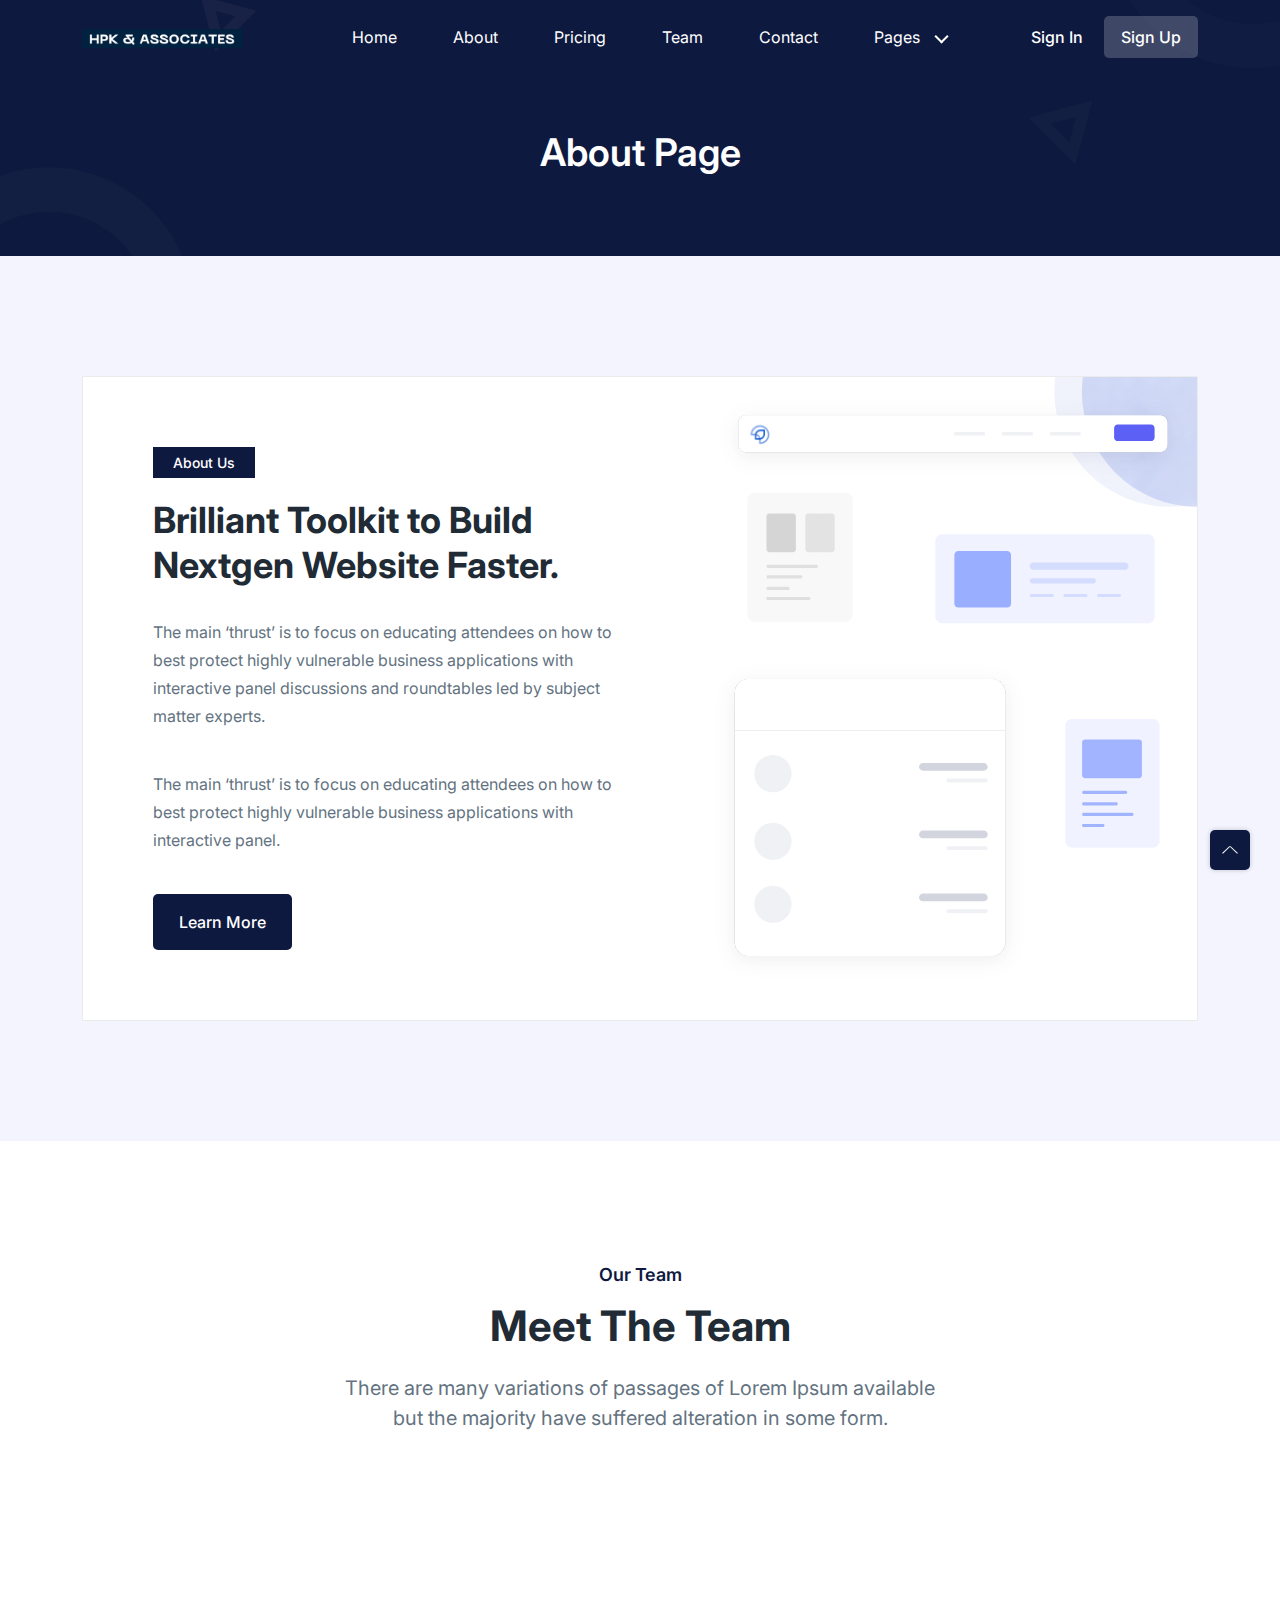
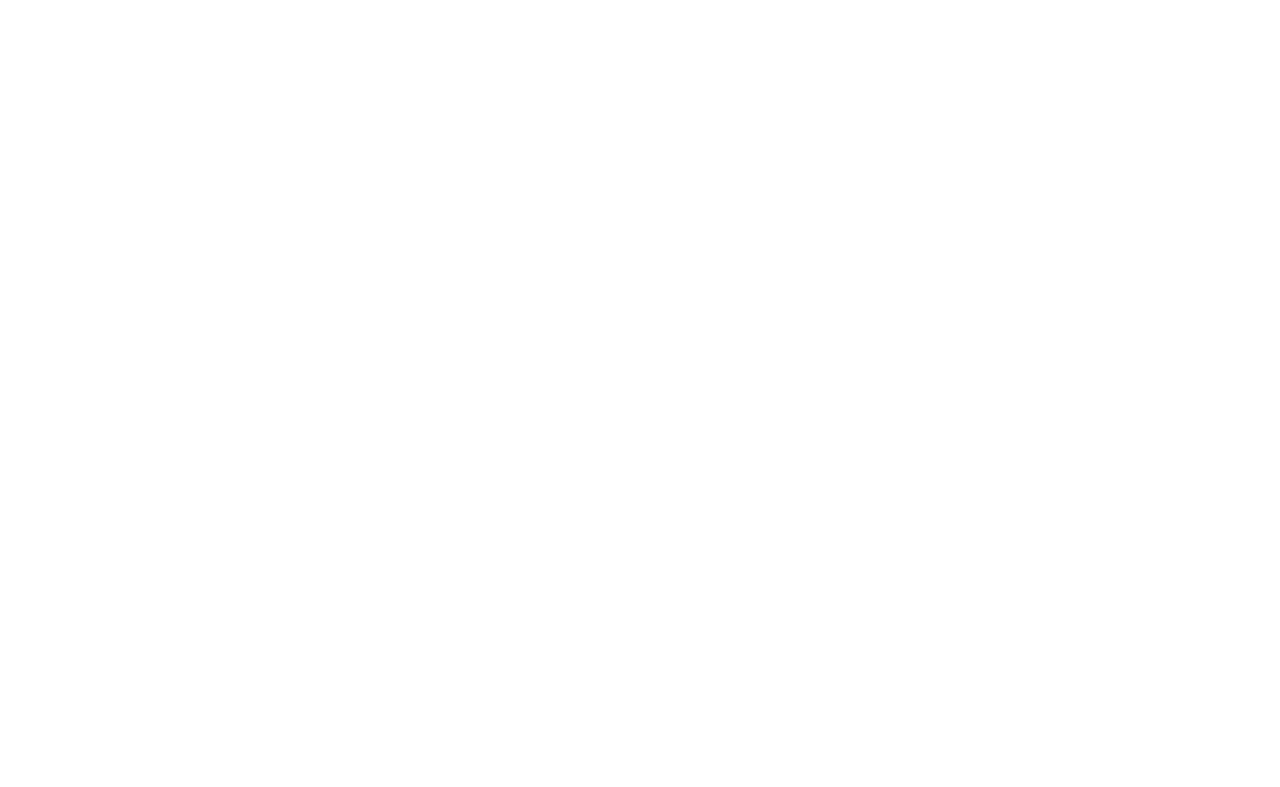
<file: about.html>
<!-- =========

	Template Name: Play
	Author: UIdeck
	Author URI: https://uideck.com/
	Support: https://uideck.com/support/
	Version: 1.1

========== -->

<!DOCTYPE html>
<html lang="en">
  <head>
    <meta charset="UTF-8" />
    <meta http-equiv="X-UA-Compatible" content="IE=edge" />
    <meta name="viewport" content="width=device-width, initial-scale=1.0" />
    <title>Play | Open source Project by UIdeck</title>

    <!--====== Favicon Icon ======-->
    <link
      rel="shortcut icon"
      href="assets/images/favicon.svg"
      type="image/svg"
    />

    <!-- ===== All CSS files ===== -->
    <link rel="stylesheet" href="assets/css/bootstrap.min.css" />
    <link rel="stylesheet" href="assets/css/animate.css" />
    <link rel="stylesheet" href="assets/css/lineicons.css" />
    <link rel="stylesheet" href="assets/css/ud-styles.css" />
  </head>
  <body>
    <!-- ====== Header Start ====== -->
    <header class="ud-header">
      <div class="container">
        <div class="row">
          <div class="col-lg-12">
            <nav class="navbar navbar-expand-lg">
              <a class="navbar-brand" href="index.html">
                <img src="assets/images/logo/logohpk.png" alt="Logo" />
              </a>
              <button class="navbar-toggler">
                <span class="toggler-icon"> </span>
                <span class="toggler-icon"> </span>
                <span class="toggler-icon"> </span>
              </button>

              <div class="navbar-collapse">
                <ul id="nav" class="navbar-nav mx-auto">
                  <li class="nav-item">
                    <a class="ud-menu-scroll" href="#home">Home</a>
                  </li>

                  <li class="nav-item">
                    <a class="ud-menu-scroll" href="#about">About</a>
                  </li>
                  <li class="nav-item">
                    <a class="ud-menu-scroll" href="#pricing">Pricing</a>
                  </li>
                  <li class="nav-item">
                    <a class="ud-menu-scroll" href="#team">Team</a>
                  </li>
                  <li class="nav-item">
                    <a class="ud-menu-scroll" href="#contact">Contact</a>
                  </li>
                  <li class="nav-item nav-item-has-children">
                    <a href="javascript:void(0)"> Pages </a>
                    <ul class="ud-submenu">
                      <li class="ud-submenu-item">
                        <a href="about.html" class="ud-submenu-link">
                          About Page
                        </a>
                      </li>
                      <li class="ud-submenu-item">
                        <a href="pricing.html" class="ud-submenu-link">
                          Pricing Page
                        </a>
                      </li>
                      <li class="ud-submenu-item">
                        <a href="contact.html" class="ud-submenu-link">
                          Contact Page
                        </a>
                      </li>
                      <li class="ud-submenu-item">
                        <a href="blog.html" class="ud-submenu-link">
                          Blog Grid Page
                        </a>
                      </li>
                      <li class="ud-submenu-item">
                        <a href="blog-details.html" class="ud-submenu-link">
                          Blog Details Page
                        </a>
                      </li>
                      <li class="ud-submenu-item">
                        <a href="login.html" class="ud-submenu-link">
                          Sign In Page
                        </a>
                      </li>
                      <li class="ud-submenu-item">
                        <a href="404.html" class="ud-submenu-link">404 Page</a>
                      </li>
                    </ul>
                  </li>
                </ul>
              </div>

              <div class="navbar-btn d-none d-sm-inline-block">
                <a href="login.html" class="ud-main-btn ud-login-btn">
                  Sign In
                </a>
                <a class="ud-main-btn ud-white-btn" href="javascript:void(0)">
                  Sign Up
                </a>
              </div>
            </nav>
          </div>
        </div>
      </div>
    </header>
    <!-- ====== Header End ====== -->

    <!-- ====== Banner Start ====== -->
    <section class="ud-page-banner">
      <div class="container">
        <div class="row">
          <div class="col-lg-12">
            <div class="ud-banner-content">
              <h1>About Page</h1>
            </div>
          </div>
        </div>
      </div>
    </section>
    <!-- ====== Banner End ====== -->

    <!-- ====== About Start ====== -->
    <section id="about" class="ud-about">
      <div class="container">
        <div class="ud-about-wrapper wow fadeInUp" data-wow-delay=".2s">
          <div class="ud-about-content-wrapper">
            <div class="ud-about-content">
              <span class="tag">About Us</span>
              <h2>Brilliant Toolkit to Build Nextgen Website Faster.</h2>
              <p>
                The main ‘thrust’ is to focus on educating attendees on how to
                best protect highly vulnerable business applications with
                interactive panel discussions and roundtables led by subject
                matter experts.
              </p>

              <p>
                The main ‘thrust’ is to focus on educating attendees on how to
                best protect highly vulnerable business applications with
                interactive panel.
              </p>
              <a href="javascript:void(0)" class="ud-main-btn">Learn More</a>
            </div>
          </div>
          <div class="ud-about-image">
            <img src="assets/images/about/about-image.svg" alt="about-image" />
          </div>
        </div>
      </div>
    </section>
    <!-- ====== About End ====== -->

    <!-- ====== Team Start ====== -->
    <section id="team" class="ud-team">
      <div class="container">
        <div class="row">
          <div class="col-lg-12">
            <div class="ud-section-title mx-auto text-center">
              <span>Our Team</span>
              <h2>Meet The Team</h2>
              <p>
                There are many variations of passages of Lorem Ipsum available
                but the majority have suffered alteration in some form.
              </p>
            </div>
          </div>
        </div>

        <div class="row">
          <div class="col-xl-3 col-lg-3 col-sm-6">
            <div class="ud-single-team wow fadeInUp" data-wow-delay=".1s">
              <div class="ud-team-image-wrapper">
                <div class="ud-team-image">
                  <img src="assets/images/team/team-01.png" alt="team" />
                </div>

                <img
                  src="assets/images/team/dotted-shape.svg"
                  alt="shape"
                  class="shape shape-1"
                />
                <img
                  src="assets/images/team/shape-2.svg"
                  alt="shape"
                  class="shape shape-2"
                />
              </div>
              <div class="ud-team-info">
                <h5>Adveen Desuza</h5>
                <h6>UI Designer</h6>
              </div>
              <ul class="ud-team-socials">
                <li>
                  <a href="https://twitter.com/MusharofChy">
                    <i class="lni lni-facebook-filled"></i>
                  </a>
                </li>
                <li>
                  <a href="https://twitter.com/MusharofChy">
                    <i class="lni lni-twitter-filled"></i>
                  </a>
                </li>
                <li>
                  <a href="https://twitter.com/MusharofChy">
                    <i class="lni lni-instagram-filled"></i>
                  </a>
                </li>
              </ul>
            </div>
          </div>
          <div class="col-xl-3 col-lg-3 col-sm-6">
            <div class="ud-single-team wow fadeInUp" data-wow-delay=".15s">
              <div class="ud-team-image-wrapper">
                <div class="ud-team-image">
                  <img src="assets/images/team/team-02.png" alt="team" />
                </div>

                <img
                  src="assets/images/team/dotted-shape.svg"
                  alt="shape"
                  class="shape shape-1"
                />
                <img
                  src="assets/images/team/shape-2.svg"
                  alt="shape"
                  class="shape shape-2"
                />
              </div>
              <div class="ud-team-info">
                <h5>Jezmin uniya</h5>
                <h6>Product Designer</h6>
              </div>
              <ul class="ud-team-socials">
                <li>
                  <a href="https://twitter.com/MusharofChy">
                    <i class="lni lni-facebook-filled"></i>
                  </a>
                </li>
                <li>
                  <a href="https://twitter.com/MusharofChy">
                    <i class="lni lni-twitter-filled"></i>
                  </a>
                </li>
                <li>
                  <a href="https://twitter.com/MusharofChy">
                    <i class="lni lni-instagram-filled"></i>
                  </a>
                </li>
              </ul>
            </div>
          </div>
          <div class="col-xl-3 col-lg-3 col-sm-6">
            <div class="ud-single-team wow fadeInUp" data-wow-delay=".2s">
              <div class="ud-team-image-wrapper">
                <div class="ud-team-image">
                  <img src="assets/images/team/team-03.png" alt="team" />
                </div>

                <img
                  src="assets/images/team/dotted-shape.svg"
                  alt="shape"
                  class="shape shape-1"
                />
                <img
                  src="assets/images/team/shape-2.svg"
                  alt="shape"
                  class="shape shape-2"
                />
              </div>
              <div class="ud-team-info">
                <h5>Andrieo Gloree</h5>
                <h6>App Developer</h6>
              </div>
              <ul class="ud-team-socials">
                <li>
                  <a href="https://twitter.com/MusharofChy">
                    <i class="lni lni-facebook-filled"></i>
                  </a>
                </li>
                <li>
                  <a href="https://twitter.com/MusharofChy">
                    <i class="lni lni-twitter-filled"></i>
                  </a>
                </li>
                <li>
                  <a href="https://twitter.com/MusharofChy">
                    <i class="lni lni-instagram-filled"></i>
                  </a>
                </li>
              </ul>
            </div>
          </div>
          <div class="col-xl-3 col-lg-3 col-sm-6">
            <div class="ud-single-team wow fadeInUp" data-wow-delay=".25s">
              <div class="ud-team-image-wrapper">
                <div class="ud-team-image">
                  <img src="assets/images/team/team-04.png" alt="team" />
                </div>

                <img
                  src="assets/images/team/dotted-shape.svg"
                  alt="shape"
                  class="shape shape-1"
                />
                <img
                  src="assets/images/team/shape-2.svg"
                  alt="shape"
                  class="shape shape-2"
                />
              </div>
              <div class="ud-team-info">
                <h5>Jackie Sanders</h5>
                <h6>Content Writer</h6>
              </div>
              <ul class="ud-team-socials">
                <li>
                  <a href="https://twitter.com/MusharofChy">
                    <i class="lni lni-facebook-filled"></i>
                  </a>
                </li>
                <li>
                  <a href="https://twitter.com/MusharofChy">
                    <i class="lni lni-twitter-filled"></i>
                  </a>
                </li>
                <li>
                  <a href="https://twitter.com/MusharofChy">
                    <i class="lni lni-instagram-filled"></i>
                  </a>
                </li>
              </ul>
            </div>
          </div>
        </div>
      </div>
    </section>
    <!-- ====== Team End ====== -->

    <!-- ====== Footer Start ====== -->
    <footer class="ud-footer wow fadeInUp" data-wow-delay=".15s">
      <div class="shape shape-1">
        <img src="assets/images/footer/shape-1.svg" alt="shape" />
      </div>
      <div class="shape shape-2">
        <img src="assets/images/footer/shape-2.svg" alt="shape" />
      </div>
      <div class="shape shape-3">
        <img src="assets/images/footer/shape-3.svg" alt="shape" />
      </div>
      <div class="ud-footer-widgets">
        <div class="container">
          <div class="row">
            <div class="col-xl-3 col-lg-4 col-md-6">
              <div class="ud-widget">
                <a href="index.html" class="ud-footer-logo">
                  <img src="assets/images/logo/logohpk.png" alt="logo" />
                </a>
                <p class="ud-widget-desc">
                  We create digital experiences for brands and companies by
                  using technology.
                </p>
                <ul class="ud-widget-socials">
                  <li>
                    <a href="https://twitter.com/MusharofChy">
                      <i class="lni lni-facebook-filled"></i>
                    </a>
                  </li>
                  <li>
                    <a href="https://twitter.com/MusharofChy">
                      <i class="lni lni-twitter-filled"></i>
                    </a>
                  </li>
                  <li>
                    <a href="https://twitter.com/MusharofChy">
                      <i class="lni lni-instagram-filled"></i>
                    </a>
                  </li>
                  <li>
                    <a href="https://twitter.com/MusharofChy">
                      <i class="lni lni-linkedin-original"></i>
                    </a>
                  </li>
                </ul>
              </div>
            </div>

            <div class="col-xl-2 col-lg-2 col-md-6 col-sm-6">
              <div class="ud-widget">
                <h5 class="ud-widget-title">About Us</h5>
                <ul class="ud-widget-links">
                  <li>
                    <a href="javascript:void(0)">Home</a>
                  </li>
                  <li>
                    <a href="javascript:void(0)">Features</a>
                  </li>
                  <li>
                    <a href="javascript:void(0)">About</a>
                  </li>
                  <li>
                    <a href="javascript:void(0)">Testimonial</a>
                  </li>
                </ul>
              </div>
            </div>
            <div class="col-xl-2 col-lg-3 col-md-6 col-sm-6">
              <div class="ud-widget">
                <h5 class="ud-widget-title">Features</h5>
                <ul class="ud-widget-links">
                  <li>
                    <a href="javascript:void(0)">How it works</a>
                  </li>
                  <li>
                    <a href="javascript:void(0)">Privacy policy</a>
                  </li>
                  <li>
                    <a href="javascript:void(0)">Terms of service</a>
                  </li>
                  <li>
                    <a href="javascript:void(0)">Refund policy</a>
                  </li>
                </ul>
              </div>
            </div>
            <div class="col-xl-2 col-lg-3 col-md-6 col-sm-6">
              <div class="ud-widget">
                <h5 class="ud-widget-title">Our Products</h5>
                <ul class="ud-widget-links">
                  <li>
                    <a
                      href="https://lineicons.com/"
                      rel="nofollow noopner"
                      target="_blank"
                      >Lineicons
                    </a>
                  </li>
                  <li>
                    <a
                      href="https://ecommercehtml.com/"
                      rel="nofollow noopner"
                      target="_blank"
                      >Ecommerce HTML</a
                    >
                  </li>
                  <li>
                    <a
                      href="https://ayroui.com/"
                      rel="nofollow noopner"
                      target="_blank"
                      >Ayro UI</a
                    >
                  </li>
                  <li>
                    <a
                      href="https://graygrids.com/"
                      rel="nofollow noopner"
                      target="_blank"
                      >Plain Admin</a
                    >
                  </li>
                </ul>
              </div>
            </div>
            <div class="col-xl-3 col-lg-6 col-md-8 col-sm-10">
              <div class="ud-widget">
                <h5 class="ud-widget-title">Partners</h5>
                <ul class="ud-widget-brands">
                  <li>
                    <a
                      href="https://ayroui.com/"
                      rel="nofollow noopner"
                      target="_blank"
                    >
                      <img
                        src="assets/images/footer/brands/ayroui.svg"
                        alt="ayroui"
                      />
                    </a>
                  </li>
                  <li>
                    <a
                      href="https://ecommercehtml.com/"
                      rel="nofollow noopner"
                      target="_blank"
                    >
                      <img
                        src="assets/images/footer/brands/ecommerce-html.svg"
                        alt="ecommerce-html"
                      />
                    </a>
                  </li>
                  <li>
                    <a
                      href="https://graygrids.com/"
                      rel="nofollow noopner"
                      target="_blank"
                    >
                      <img
                        src="assets/images/footer/brands/graygrids.svg"
                        alt="graygrids"
                      />
                    </a>
                  </li>
                  <li>
                    <a
                      href="https://lineicons.com/"
                      rel="nofollow noopner"
                      target="_blank"
                    >
                      <img
                        src="assets/images/footer/brands/lineicons.svg"
                        alt="lineicons"
                      />
                    </a>
                  </li>
                  <li>
                    <a
                      href="https://uideck.com/"
                      rel="nofollow noopner"
                      target="_blank"
                    >
                      <img
                        src="assets/images/footer/brands/uideck.svg"
                        alt="uideck"
                      />
                    </a>
                  </li>
                  <li>
                    <a
                      href="https://tailwindtemplates.co/"
                      rel="nofollow noopner"
                      target="_blank"
                    >
                      <img
                        src="assets/images/footer/brands/tailwindtemplates.svg"
                        alt="tailwindtemplates"
                      />
                    </a>
                  </li>
                </ul>
              </div>
            </div>
          </div>
        </div>
      </div>
      <div class="ud-footer-bottom">
        <div class="container">
          <div class="row">
            <div class="col-md-8">
              <ul class="ud-footer-bottom-left">
                <li>
                  <a href="javascript:void(0)">Privacy policy</a>
                </li>
                <li>
                  <a href="javascript:void(0)">Support policy</a>
                </li>
                <li>
                  <a href="javascript:void(0)">Terms of service</a>
                </li>
              </ul>
            </div>
            <div class="col-md-4">
              <p class="ud-footer-bottom-right">
                Designed and Developed by
                <a href="https://uideck.com" rel="nofollow">UIdeck</a>
              </p>
            </div>
          </div>
        </div>
      </div>
    </footer>
    <!-- ====== Footer End ====== -->

    <!-- ====== Back To Top Start ====== -->
    <a href="javascript:void(0)" class="back-to-top">
      <i class="lni lni-chevron-up"> </i>
    </a>
    <!-- ====== Back To Top End ====== -->

    <!-- ====== All Javascript Files ====== -->
    <script src="assets/js/bootstrap.bundle.min.js"></script>
    <script src="assets/js/wow.min.js"></script>
    <script src="assets/js/main.js"></script>
  </body>
</html>
</file>
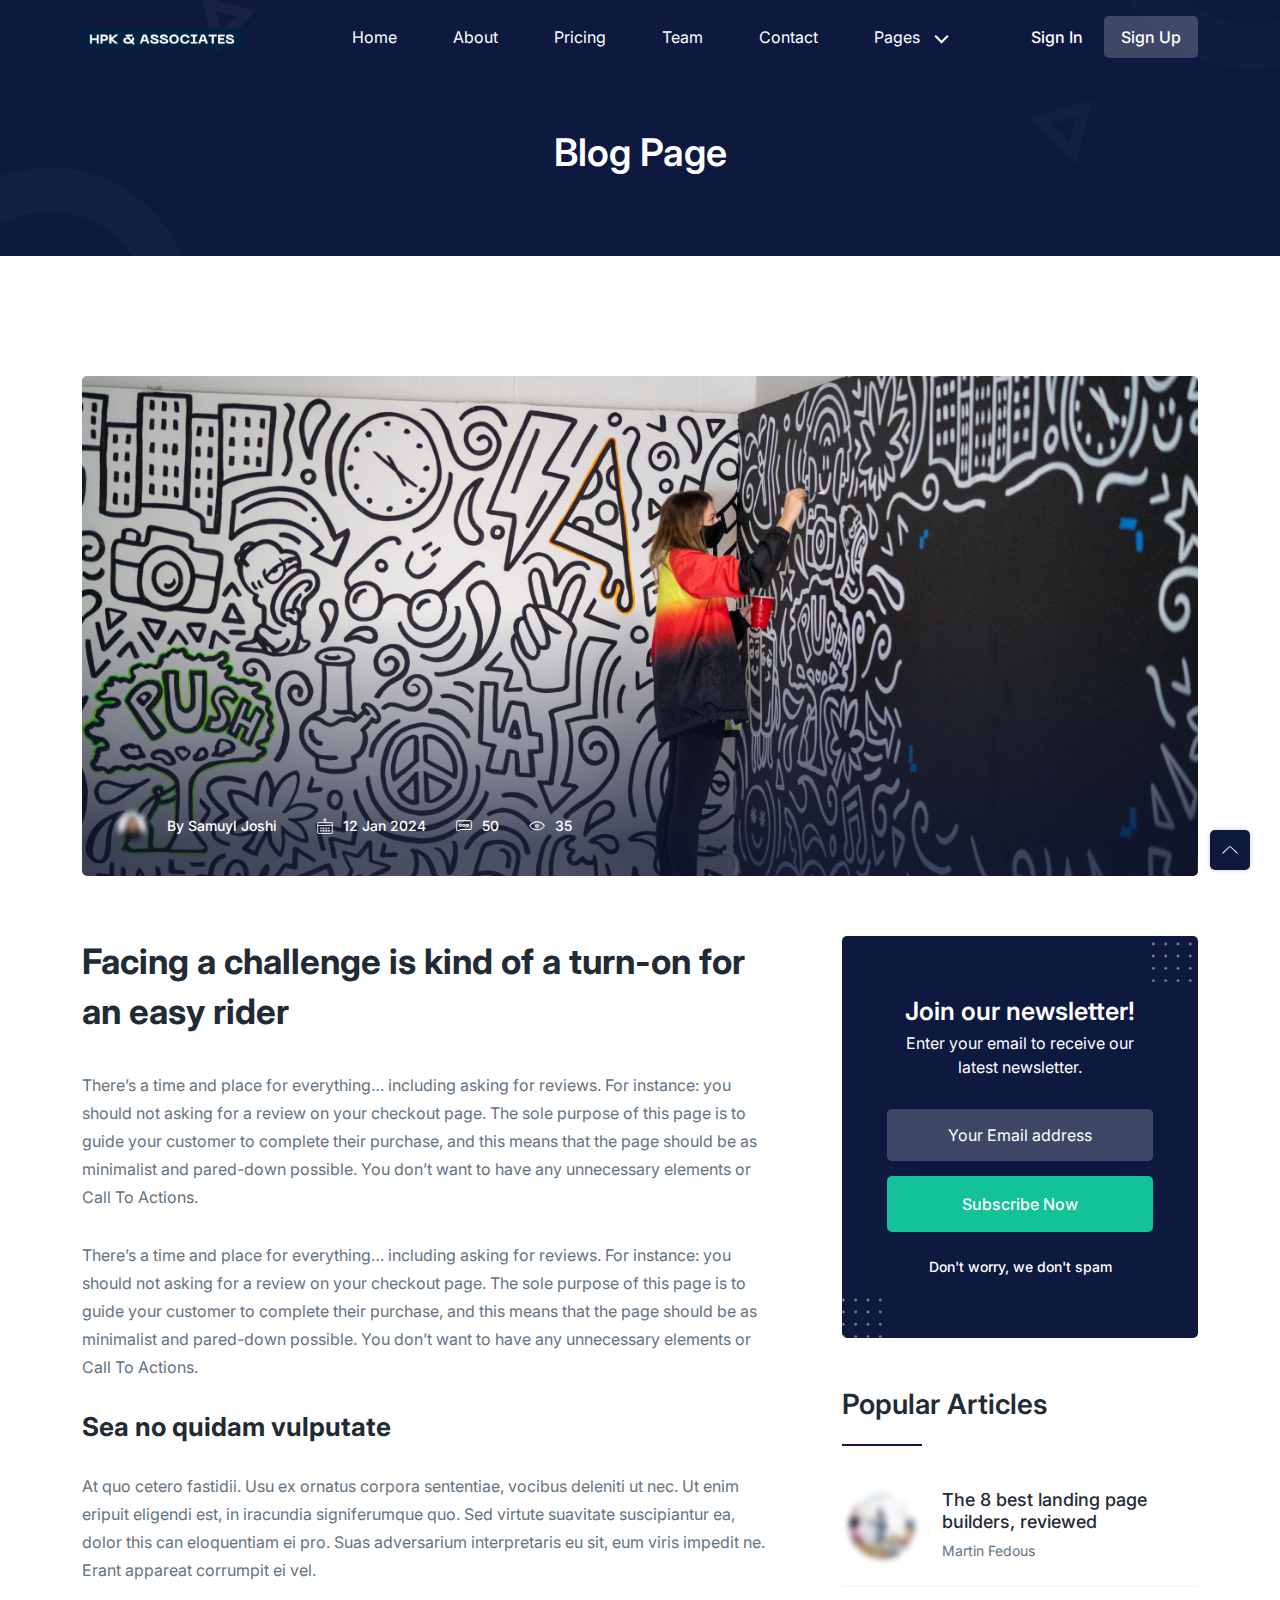
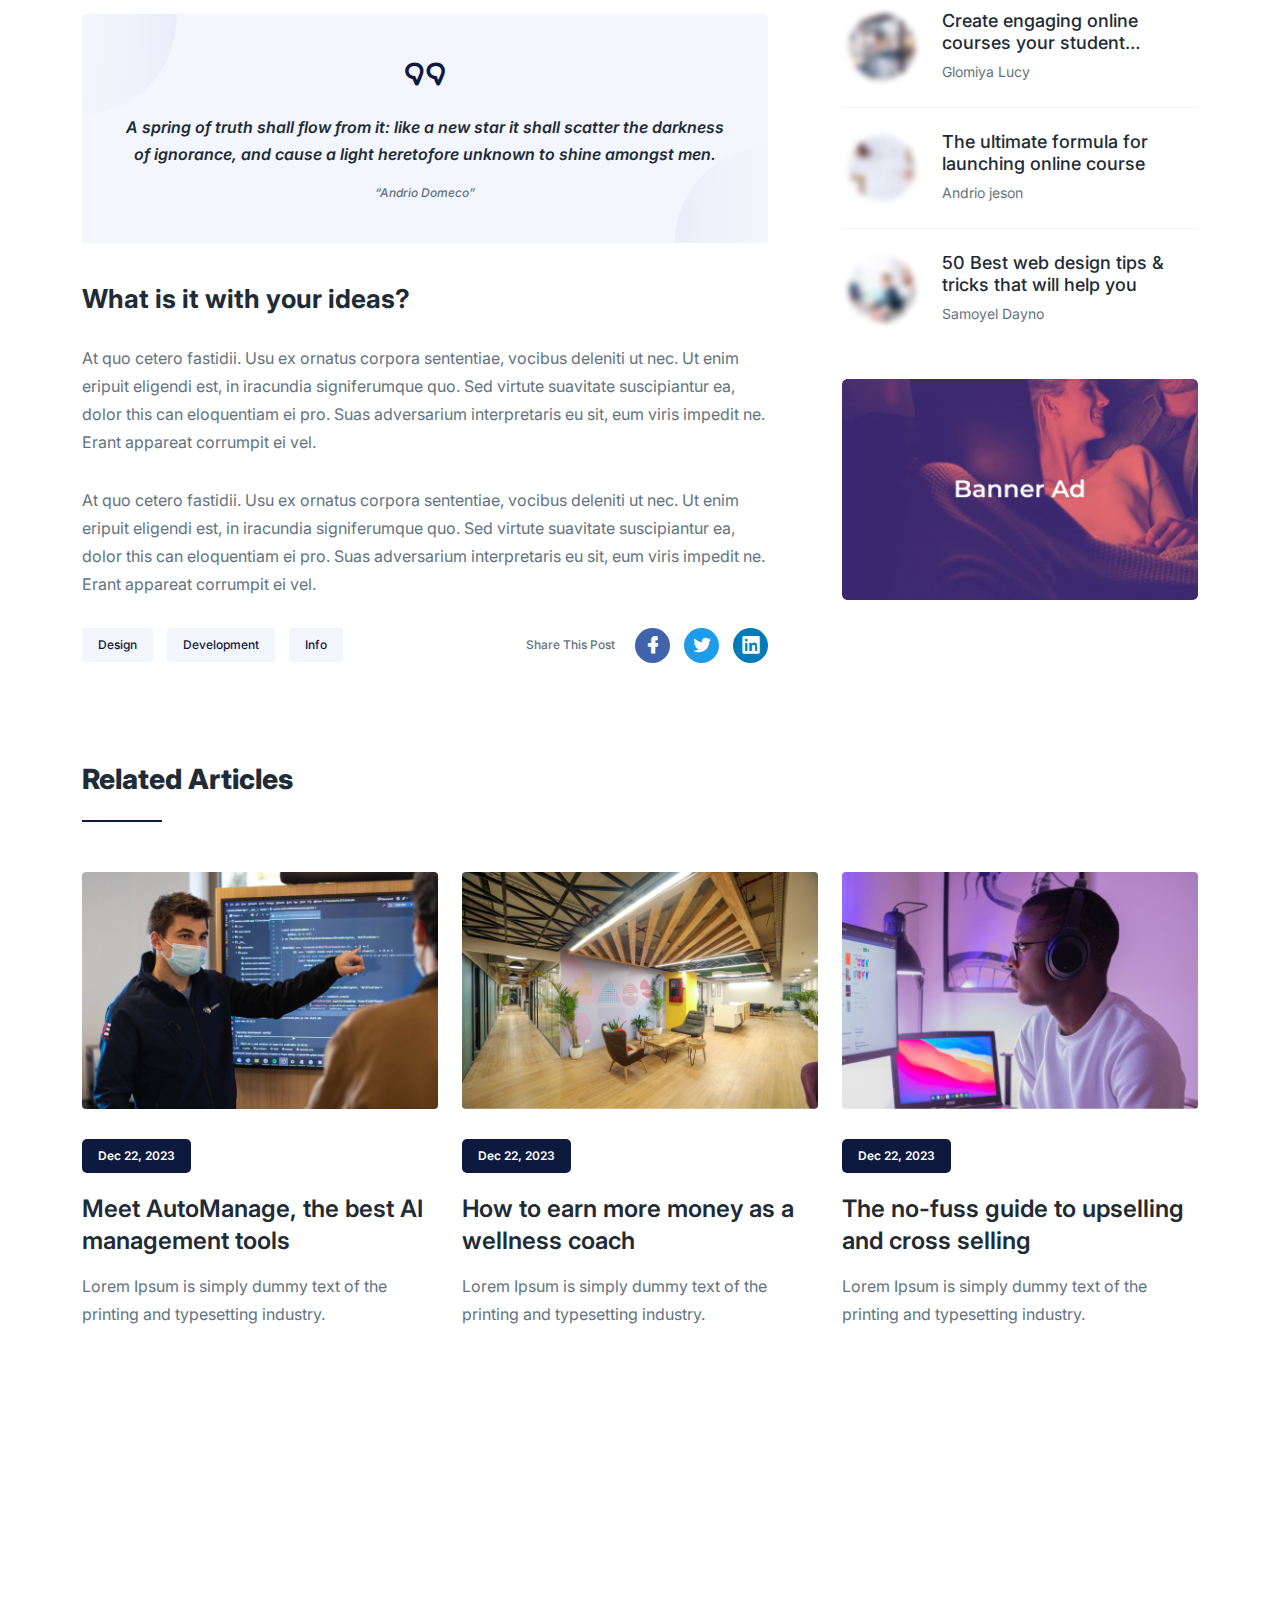
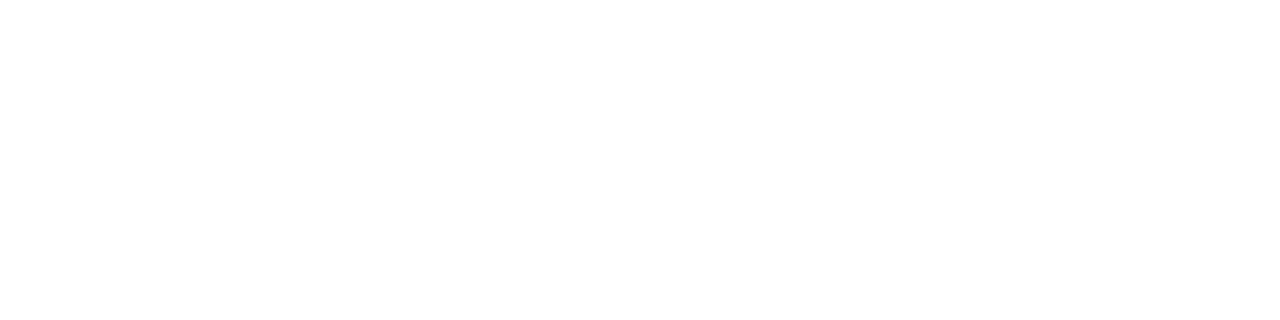
<file: blog-details.html>
<!-- =========

	Template Name: Play
	Author: UIdeck
	Author URI: https://uideck.com/
	Support: https://uideck.com/support/
	Version: 1.1

========== -->

<!DOCTYPE html>
<html lang="en">
  <head>
    <meta charset="UTF-8" />
    <meta http-equiv="X-UA-Compatible" content="IE=edge" />
    <meta name="viewport" content="width=device-width, initial-scale=1.0" />
    <title>Play | Open source Project by UIdeck</title>

    <!--====== Favicon Icon ======-->
    <link
      rel="shortcut icon"
      href="assets/images/favicon.svg"
      type="image/svg"
    />

    <!-- ===== All CSS files ===== -->
    <link rel="stylesheet" href="assets/css/bootstrap.min.css" />
    <link rel="stylesheet" href="assets/css/animate.css" />
    <link rel="stylesheet" href="assets/css/lineicons.css" />
    <link rel="stylesheet" href="assets/css/ud-styles.css" />
  </head>
  <body>
    <!-- ====== Header Start ====== -->
    <header class="ud-header">
      <div class="container">
        <div class="row">
          <div class="col-lg-12">
            <nav class="navbar navbar-expand-lg">
              <a class="navbar-brand" href="index.html">
                <img src="assets/images/logo/logohpk.png" alt="Logo" />
              </a>
              <button class="navbar-toggler">
                <span class="toggler-icon"> </span>
                <span class="toggler-icon"> </span>
                <span class="toggler-icon"> </span>
              </button>

              <div class="navbar-collapse">
                <ul id="nav" class="navbar-nav mx-auto">
                  <li class="nav-item">
                    <a class="ud-menu-scroll" href="#home">Home</a>
                  </li>

                  <li class="nav-item">
                    <a class="ud-menu-scroll" href="#about">About</a>
                  </li>
                  <li class="nav-item">
                    <a class="ud-menu-scroll" href="#pricing">Pricing</a>
                  </li>
                  <li class="nav-item">
                    <a class="ud-menu-scroll" href="#team">Team</a>
                  </li>
                  <li class="nav-item">
                    <a class="ud-menu-scroll" href="#contact">Contact</a>
                  </li>
                  <li class="nav-item nav-item-has-children">
                    <a href="javascript:void(0)"> Pages </a>
                    <ul class="ud-submenu">
                      <li class="ud-submenu-item">
                        <a href="about.html" class="ud-submenu-link">
                          About Page
                        </a>
                      </li>
                      <li class="ud-submenu-item">
                        <a href="pricing.html" class="ud-submenu-link">
                          Pricing Page
                        </a>
                      </li>
                      <li class="ud-submenu-item">
                        <a href="contact.html" class="ud-submenu-link">
                          Contact Page
                        </a>
                      </li>
                      <li class="ud-submenu-item">
                        <a href="blog.html" class="ud-submenu-link">
                          Blog Grid Page
                        </a>
                      </li>
                      <li class="ud-submenu-item">
                        <a href="blog-details.html" class="ud-submenu-link">
                          Blog Details Page
                        </a>
                      </li>
                      <li class="ud-submenu-item">
                        <a href="login.html" class="ud-submenu-link">
                          Sign In Page
                        </a>
                      </li>
                      <li class="ud-submenu-item">
                        <a href="404.html" class="ud-submenu-link">404 Page</a>
                      </li>
                    </ul>
                  </li>
                </ul>
              </div>

              <div class="navbar-btn d-none d-sm-inline-block">
                <a href="login.html" class="ud-main-btn ud-login-btn">
                  Sign In
                </a>
                <a class="ud-main-btn ud-white-btn" href="javascript:void(0)">
                  Sign Up
                </a>
              </div>
            </nav>
          </div>
        </div>
      </div>
    </header>
    <!-- ====== Header End ====== -->

    <!-- ====== Banner Start ====== -->
    <section class="ud-page-banner">
      <div class="container">
        <div class="row">
          <div class="col-lg-12">
            <div class="ud-banner-content">
              <h1>Blog Page</h1>
            </div>
          </div>
        </div>
      </div>
    </section>
    <!-- ====== Banner End ====== -->

    <!-- ====== Blog Details Start ====== -->
    <section class="ud-blog-details">
      <div class="container">
        <div class="row">
          <div class="col-lg-12">
            <div class="ud-blog-details-image">
              <img
                src="assets/images/blog/blog-details-01.jpg"
                alt="blog details"
              />
              <div class="ud-blog-overlay">
                <div class="ud-blog-overlay-content">
                  <div class="ud-blog-author">
                    <img src="assets/images/blog/author-01.png" alt="author" />
                    <span>
                      By <a href="javascript:void(0)"> Samuyl Joshi </a>
                    </span>
                  </div>

                  <div class="ud-blog-meta">
                    <p class="date">
                      <i class="lni lni-calendar"></i> <span>12 Jan 2024</span>
                    </p>
                    <p class="comment">
                      <i class="lni lni-comments"></i> <span>50</span>
                    </p>
                    <p class="view">
                      <i class="lni lni-eye"></i> <span>35</span>
                    </p>
                  </div>
                </div>
              </div>
            </div>
          </div>

          <div class="col-lg-8">
            <div class="ud-blog-details-content">
              <h2 class="ud-blog-details-title">
                Facing a challenge is kind of a turn-on for an easy rider
              </h2>
              <p class="ud-blog-details-para">
                There’s a time and place for everything… including asking for
                reviews. For instance: you should not asking for a review on
                your checkout page. The sole purpose of this page is to guide
                your customer to complete their purchase, and this means that
                the page should be as minimalist and pared-down possible. You
                don’t want to have any unnecessary elements or Call To Actions.
              </p>
              <p class="ud-blog-details-para">
                There’s a time and place for everything… including asking for
                reviews. For instance: you should not asking for a review on
                your checkout page. The sole purpose of this page is to guide
                your customer to complete their purchase, and this means that
                the page should be as minimalist and pared-down possible. You
                don’t want to have any unnecessary elements or Call To Actions.
              </p>
              <h3 class="ud-blog-details-subtitle">Sea no quidam vulputate</h3>
              <p class="ud-blog-details-para">
                At quo cetero fastidii. Usu ex ornatus corpora sententiae,
                vocibus deleniti ut nec. Ut enim eripuit eligendi est, in
                iracundia signiferumque quo. Sed virtute suavitate suscipiantur
                ea, dolor this can eloquentiam ei pro. Suas adversarium
                interpretaris eu sit, eum viris impedit ne. Erant appareat
                corrumpit ei vel.
              </p>

              <div class="ud-blog-quote">
                <i class="lni lni-quotation"></i>
                <p>
                  A spring of truth shall flow from it: like a new star it shall
                  scatter the darkness of ignorance, and cause a light
                  heretofore unknown to shine amongst men.
                </p>
                <h6>“Andrio Domeco”</h6>
              </div>
              <h3 class="ud-blog-details-subtitle">
                What is it with your ideas?
              </h3>
              <p class="ud-blog-details-para">
                At quo cetero fastidii. Usu ex ornatus corpora sententiae,
                vocibus deleniti ut nec. Ut enim eripuit eligendi est, in
                iracundia signiferumque quo. Sed virtute suavitate suscipiantur
                ea, dolor this can eloquentiam ei pro. Suas adversarium
                interpretaris eu sit, eum viris impedit ne. Erant appareat
                corrumpit ei vel.
              </p>
              <p class="ud-blog-details-para">
                At quo cetero fastidii. Usu ex ornatus corpora sententiae,
                vocibus deleniti ut nec. Ut enim eripuit eligendi est, in
                iracundia signiferumque quo. Sed virtute suavitate suscipiantur
                ea, dolor this can eloquentiam ei pro. Suas adversarium
                interpretaris eu sit, eum viris impedit ne. Erant appareat
                corrumpit ei vel.
              </p>

              <div class="ud-blog-details-action">
                <ul class="ud-blog-tags">
                  <li>
                    <a href="javascript:void(0)">Design</a>
                  </li>
                  <li>
                    <a href="javascript:void(0)">Development</a>
                  </li>
                  <li>
                    <a href="javascript:void(0)">Info</a>
                  </li>
                </ul>
                <div class="ud-blog-share">
                  <h6>Share This Post</h6>
                  <ul class="ud-blog-share-links">
                    <li>
                      <a href="javascript:void(0)" class="facebook">
                        <i class="lni lni-facebook-filled"></i>
                      </a>
                    </li>
                    <li>
                      <a href="javascript:void(0)" class="twitter">
                        <i class="lni lni-twitter-filled"></i>
                      </a>
                    </li>
                    <li>
                      <a href="javascript:void(0)" class="linkedin">
                        <i class="lni lni-linkedin-original"></i>
                      </a>
                    </li>
                  </ul>
                </div>
              </div>
            </div>
          </div>
          <div class="col-lg-4">
            <div class="ud-blog-sidebar">
              <div class="ud-newsletter-box">
                <img
                  src="assets/images/blog/dotted-shape.svg"
                  alt="shape"
                  class="shape shape-1"
                />
                <img
                  src="assets/images/blog/dotted-shape.svg"
                  alt="shape"
                  class="shape shape-2"
                />
                <h3 class="ud-newsletter-title">Join our newsletter!</h3>
                <p>Enter your email to receive our latest newsletter.</p>
                <form class="ud-newsletter-form">
                  <input
                    type="email"
                    name="email"
                    placeholder="Your Email address"
                  />
                  <button class="ud-main-btn">Subscribe Now</button>
                  <p class="ud-newsletter-note">Don't worry, we don't spam</p>
                </form>
              </div>

              <div class="ud-articles-box">
                <h3 class="ud-articles-box-title">Popular Articles</h3>
                <ul class="ud-articles-list">
                  <li>
                    <div class="ud-article-image">
                      <img
                        src="assets/images/blog/article-author-01.png"
                        alt="author"
                      />
                    </div>
                    <div class="ud-article-content">
                      <h5 class="ud-article-title">
                        <a href="javascript:void(0)">
                          The 8 best landing page builders, reviewed
                        </a>
                      </h5>
                      <p class="ud-article-author">Martin Fedous</p>
                    </div>
                  </li>
                  <li>
                    <div class="ud-article-image">
                      <img
                        src="assets/images/blog/article-author-02.png"
                        alt="author"
                      />
                    </div>
                    <div class="ud-article-content">
                      <h5 class="ud-article-title">
                        <a href="javascript:void(0)">
                          Create engaging online courses your student…
                        </a>
                      </h5>
                      <p class="ud-article-author">Glomiya Lucy</p>
                    </div>
                  </li>
                  <li>
                    <div class="ud-article-image">
                      <img
                        src="assets/images/blog/article-author-03.png"
                        alt="author"
                      />
                    </div>
                    <div class="ud-article-content">
                      <h5 class="ud-article-title">
                        <a href="javascript:void(0)">
                          The ultimate formula for launching online course
                        </a>
                      </h5>
                      <p class="ud-article-author">Andrio jeson</p>
                    </div>
                  </li>
                  <li>
                    <div class="ud-article-image">
                      <img
                        src="assets/images/blog/article-author-04.png"
                        alt="author"
                      />
                    </div>
                    <div class="ud-article-content">
                      <h5 class="ud-article-title">
                        <a href="javascript:void(0)">
                          50 Best web design tips & tricks that will help you
                        </a>
                      </h5>
                      <p class="ud-article-author">Samoyel Dayno</p>
                    </div>
                  </li>
                </ul>
              </div>

              <div class="ud-banner-ad">
                <a href="javascript:void(0)">
                  <img
                    src="assets/images/blog/bannder-ad.png"
                    alt="ad banner"
                  />
                </a>
              </div>
            </div>
          </div>
        </div>
      </div>
    </section>
    <!-- ====== Blog Details End ====== -->

    <!-- ====== Blog Start ====== -->
    <section class="ud-blog-grids ud-related-articles">
      <div class="container">
        <div class="row col-lg-12">
          <div class="ud-related-title">
            <h2 class="ud-related-articles-title">Related Articles</h2>
          </div>
        </div>
        <div class="row">
          <div class="col-lg-4 col-md-6">
            <div class="ud-single-blog">
              <div class="ud-blog-image">
                <a href="blog-details.html">
                  <img src="assets/images/blog/blog-01.jpg" alt="blog" />
                </a>
              </div>
              <div class="ud-blog-content">
                <span class="ud-blog-date">Dec 22, 2023</span>
                <h3 class="ud-blog-title">
                  <a href="blog-details.html">
                    Meet AutoManage, the best AI management tools
                  </a>
                </h3>
                <p class="ud-blog-desc">
                  Lorem Ipsum is simply dummy text of the printing and
                  typesetting industry.
                </p>
              </div>
            </div>
          </div>
          <div class="col-lg-4 col-md-6">
            <div class="ud-single-blog">
              <div class="ud-blog-image">
                <a href="blog-details.html">
                  <img src="assets/images/blog/blog-02.jpg" alt="blog" />
                </a>
              </div>
              <div class="ud-blog-content">
                <span class="ud-blog-date">Dec 22, 2023</span>
                <h3 class="ud-blog-title">
                  <a href="blog-details.html">
                    How to earn more money as a wellness coach
                  </a>
                </h3>
                <p class="ud-blog-desc">
                  Lorem Ipsum is simply dummy text of the printing and
                  typesetting industry.
                </p>
              </div>
            </div>
          </div>
          <div class="col-lg-4 col-md-6">
            <div class="ud-single-blog">
              <div class="ud-blog-image">
                <a href="blog-details.html">
                  <img src="assets/images/blog/blog-03.jpg" alt="blog" />
                </a>
              </div>
              <div class="ud-blog-content">
                <span class="ud-blog-date">Dec 22, 2023</span>
                <h3 class="ud-blog-title">
                  <a href="blog-details.html">
                    The no-fuss guide to upselling and cross selling
                  </a>
                </h3>
                <p class="ud-blog-desc">
                  Lorem Ipsum is simply dummy text of the printing and
                  typesetting industry.
                </p>
              </div>
            </div>
          </div>
        </div>
      </div>
    </section>
    <!-- ====== Blog End ====== -->

    <!-- ====== Footer Start ====== -->
    <footer class="ud-footer wow fadeInUp" data-wow-delay=".15s">
      <div class="shape shape-1">
        <img src="assets/images/footer/shape-1.svg" alt="shape" />
      </div>
      <div class="shape shape-2">
        <img src="assets/images/footer/shape-2.svg" alt="shape" />
      </div>
      <div class="shape shape-3">
        <img src="assets/images/footer/shape-3.svg" alt="shape" />
      </div>
      <div class="ud-footer-widgets">
        <div class="container">
          <div class="row">
            <div class="col-xl-3 col-lg-4 col-md-6">
              <div class="ud-widget">
                <a href="index.html" class="ud-footer-logo">
                  <img src="assets/images/logo/logohpk.png" alt="logo" />
                </a>
                <p class="ud-widget-desc">
                  We create digital experiences for brands and companies by
                  using technology.
                </p>
                <ul class="ud-widget-socials">
                  <li>
                    <a href="https://twitter.com/MusharofChy">
                      <i class="lni lni-facebook-filled"></i>
                    </a>
                  </li>
                  <li>
                    <a href="https://twitter.com/MusharofChy">
                      <i class="lni lni-twitter-filled"></i>
                    </a>
                  </li>
                  <li>
                    <a href="https://twitter.com/MusharofChy">
                      <i class="lni lni-instagram-filled"></i>
                    </a>
                  </li>
                  <li>
                    <a href="https://twitter.com/MusharofChy">
                      <i class="lni lni-linkedin-original"></i>
                    </a>
                  </li>
                </ul>
              </div>
            </div>

            <div class="col-xl-2 col-lg-2 col-md-6 col-sm-6">
              <div class="ud-widget">
                <h5 class="ud-widget-title">About Us</h5>
                <ul class="ud-widget-links">
                  <li>
                    <a href="javascript:void(0)">Home</a>
                  </li>
                  <li>
                    <a href="javascript:void(0)">Features</a>
                  </li>
                  <li>
                    <a href="javascript:void(0)">About</a>
                  </li>
                  <li>
                    <a href="javascript:void(0)">Testimonial</a>
                  </li>
                </ul>
              </div>
            </div>
            <div class="col-xl-2 col-lg-3 col-md-6 col-sm-6">
              <div class="ud-widget">
                <h5 class="ud-widget-title">Features</h5>
                <ul class="ud-widget-links">
                  <li>
                    <a href="javascript:void(0)">How it works</a>
                  </li>
                  <li>
                    <a href="javascript:void(0)">Privacy policy</a>
                  </li>
                  <li>
                    <a href="javascript:void(0)">Terms of service</a>
                  </li>
                  <li>
                    <a href="javascript:void(0)">Refund policy</a>
                  </li>
                </ul>
              </div>
            </div>
            <div class="col-xl-2 col-lg-3 col-md-6 col-sm-6">
              <div class="ud-widget">
                <h5 class="ud-widget-title">Our Products</h5>
                <ul class="ud-widget-links">
                  <li>
                    <a
                      href="https://lineicons.com/"
                      rel="nofollow noopner"
                      target="_blank"
                      >Lineicons
                    </a>
                  </li>
                  <li>
                    <a
                      href="https://ecommercehtml.com/"
                      rel="nofollow noopner"
                      target="_blank"
                      >Ecommerce HTML</a
                    >
                  </li>
                  <li>
                    <a
                      href="https://ayroui.com/"
                      rel="nofollow noopner"
                      target="_blank"
                      >Ayro UI</a
                    >
                  </li>
                  <li>
                    <a
                      href="https://graygrids.com/"
                      rel="nofollow noopner"
                      target="_blank"
                      >Plain Admin</a
                    >
                  </li>
                </ul>
              </div>
            </div>
            <div class="col-xl-3 col-lg-6 col-md-8 col-sm-10">
              <div class="ud-widget">
                <h5 class="ud-widget-title">Partners</h5>
                <ul class="ud-widget-brands">
                  <li>
                    <a
                      href="https://ayroui.com/"
                      rel="nofollow noopner"
                      target="_blank"
                    >
                      <img
                        src="assets/images/footer/brands/ayroui.svg"
                        alt="ayroui"
                      />
                    </a>
                  </li>
                  <li>
                    <a
                      href="https://ecommercehtml.com/"
                      rel="nofollow noopner"
                      target="_blank"
                    >
                      <img
                        src="assets/images/footer/brands/ecommerce-html.svg"
                        alt="ecommerce-html"
                      />
                    </a>
                  </li>
                  <li>
                    <a
                      href="https://graygrids.com/"
                      rel="nofollow noopner"
                      target="_blank"
                    >
                      <img
                        src="assets/images/footer/brands/graygrids.svg"
                        alt="graygrids"
                      />
                    </a>
                  </li>
                  <li>
                    <a
                      href="https://lineicons.com/"
                      rel="nofollow noopner"
                      target="_blank"
                    >
                      <img
                        src="assets/images/footer/brands/lineicons.svg"
                        alt="lineicons"
                      />
                    </a>
                  </li>
                  <li>
                    <a
                      href="https://uideck.com/"
                      rel="nofollow noopner"
                      target="_blank"
                    >
                      <img
                        src="assets/images/footer/brands/uideck.svg"
                        alt="uideck"
                      />
                    </a>
                  </li>
                  <li>
                    <a
                      href="https://tailwindtemplates.co/"
                      rel="nofollow noopner"
                      target="_blank"
                    >
                      <img
                        src="assets/images/footer/brands/tailwindtemplates.svg"
                        alt="tailwindtemplates"
                      />
                    </a>
                  </li>
                </ul>
              </div>
            </div>
          </div>
        </div>
      </div>
      <div class="ud-footer-bottom">
        <div class="container">
          <div class="row">
            <div class="col-md-8">
              <ul class="ud-footer-bottom-left">
                <li>
                  <a href="javascript:void(0)">Privacy policy</a>
                </li>
                <li>
                  <a href="javascript:void(0)">Support policy</a>
                </li>
                <li>
                  <a href="javascript:void(0)">Terms of service</a>
                </li>
              </ul>
            </div>
            <div class="col-md-4">
              <p class="ud-footer-bottom-right">
                Designed and Developed by
                <a href="https://uideck.com" rel="nofollow">UIdeck</a>
              </p>
            </div>
          </div>
        </div>
      </div>
    </footer>
    <!-- ====== Footer End ====== -->

    <!-- ====== Back To Top Start ====== -->
    <a href="javascript:void(0)" class="back-to-top">
      <i class="lni lni-chevron-up"> </i>
    </a>
    <!-- ====== Back To Top End ====== -->

    <!-- ====== All Javascript Files ====== -->
    <script src="assets/js/bootstrap.bundle.min.js"></script>
    <script src="assets/js/wow.min.js"></script>
    <script src="assets/js/main.js"></script>
  </body>
</html>
</file>
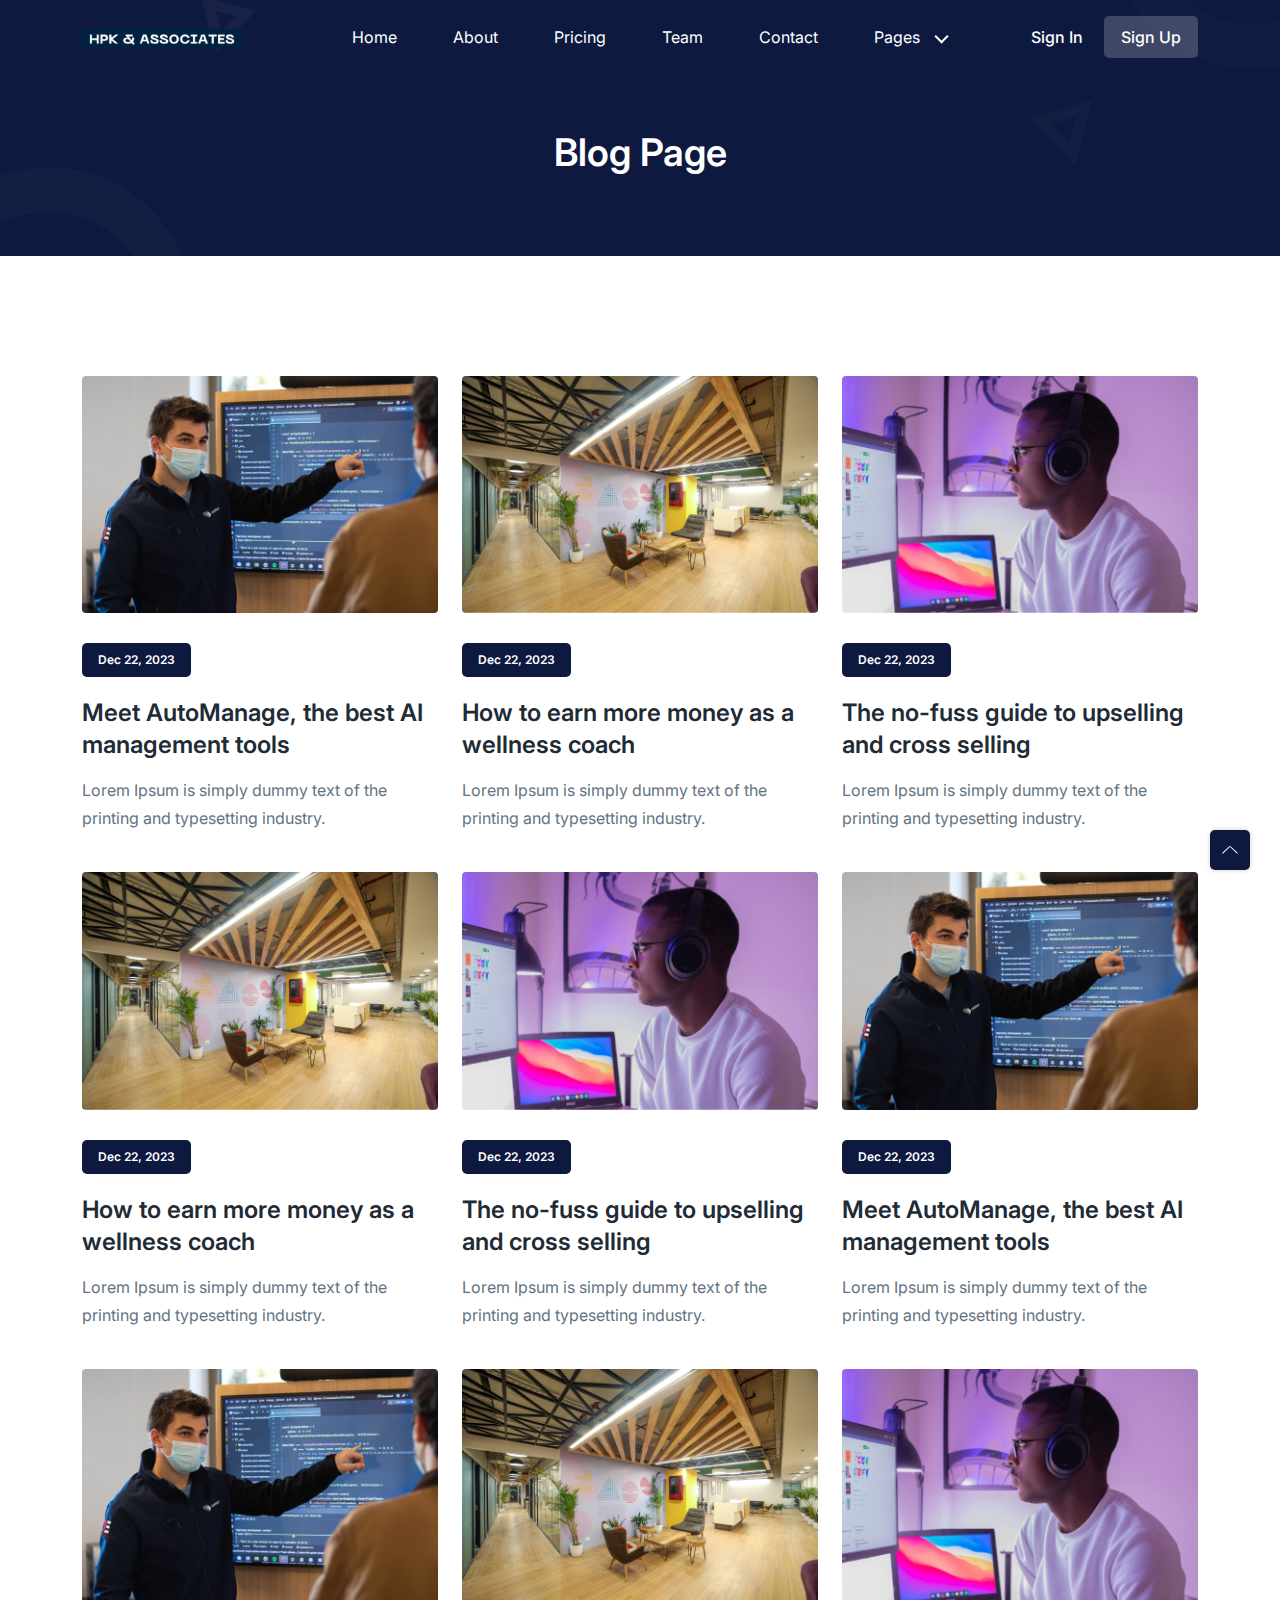
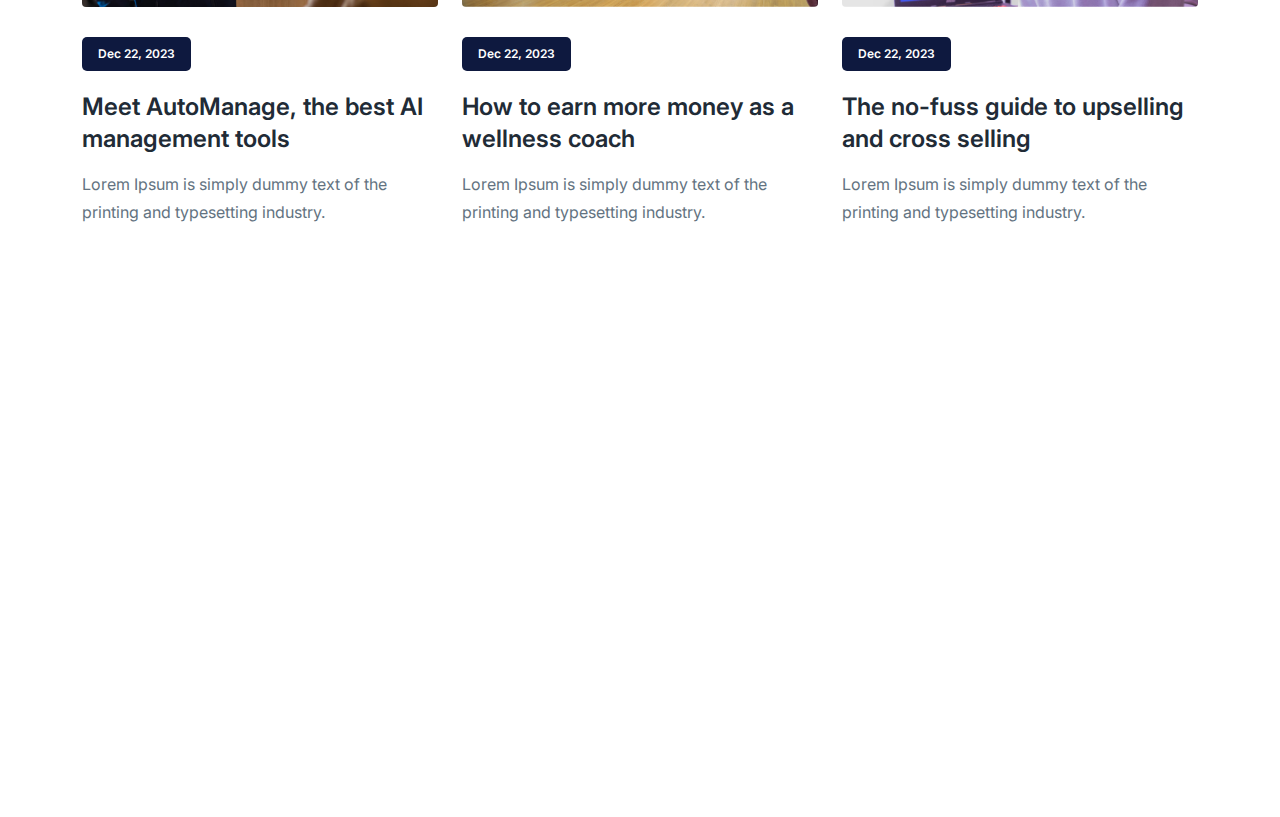
<file: blog.html>
<!-- =========

	Template Name: Play
	Author: UIdeck
	Author URI: https://uideck.com/
	Support: https://uideck.com/support/
	Version: 1.1

========== -->

<!DOCTYPE html>
<html lang="en">
  <head>
    <meta charset="UTF-8" />
    <meta http-equiv="X-UA-Compatible" content="IE=edge" />
    <meta name="viewport" content="width=device-width, initial-scale=1.0" />
    <title>Play | Open source Project by UIdeck</title>

    <!--====== Favicon Icon ======-->
    <link
      rel="shortcut icon"
      href="assets/images/favicon.svg"
      type="image/svg"
    />

    <!-- ===== All CSS files ===== -->
    <link rel="stylesheet" href="assets/css/bootstrap.min.css" />
    <link rel="stylesheet" href="assets/css/animate.css" />
    <link rel="stylesheet" href="assets/css/lineicons.css" />
    <link rel="stylesheet" href="assets/css/ud-styles.css" />
  </head>
  <body>
    <!-- ====== Header Start ====== -->
    <header class="ud-header">
      <div class="container">
        <div class="row">
          <div class="col-lg-12">
            <nav class="navbar navbar-expand-lg">
              <a class="navbar-brand" href="index.html">
                <img src="assets/images/logo/logohpk.png" alt="Logo" />
              </a>
              <button class="navbar-toggler">
                <span class="toggler-icon"> </span>
                <span class="toggler-icon"> </span>
                <span class="toggler-icon"> </span>
              </button>

              <div class="navbar-collapse">
                <ul id="nav" class="navbar-nav mx-auto">
                  <li class="nav-item">
                    <a class="ud-menu-scroll" href="#home">Home</a>
                  </li>

                  <li class="nav-item">
                    <a class="ud-menu-scroll" href="#about">About</a>
                  </li>
                  <li class="nav-item">
                    <a class="ud-menu-scroll" href="#pricing">Pricing</a>
                  </li>
                  <li class="nav-item">
                    <a class="ud-menu-scroll" href="#team">Team</a>
                  </li>
                  <li class="nav-item">
                    <a class="ud-menu-scroll" href="#contact">Contact</a>
                  </li>
                  <li class="nav-item nav-item-has-children">
                    <a href="javascript:void(0)"> Pages </a>
                    <ul class="ud-submenu">
                      <li class="ud-submenu-item">
                        <a href="about.html" class="ud-submenu-link">
                          About Page
                        </a>
                      </li>
                      <li class="ud-submenu-item">
                        <a href="pricing.html" class="ud-submenu-link">
                          Pricing Page
                        </a>
                      </li>
                      <li class="ud-submenu-item">
                        <a href="contact.html" class="ud-submenu-link">
                          Contact Page
                        </a>
                      </li>
                      <li class="ud-submenu-item">
                        <a href="blog.html" class="ud-submenu-link">
                          Blog Grid Page
                        </a>
                      </li>
                      <li class="ud-submenu-item">
                        <a href="blog-details.html" class="ud-submenu-link">
                          Blog Details Page
                        </a>
                      </li>
                      <li class="ud-submenu-item">
                        <a href="login.html" class="ud-submenu-link">
                          Sign In Page
                        </a>
                      </li>
                      <li class="ud-submenu-item">
                        <a href="404.html" class="ud-submenu-link">404 Page</a>
                      </li>
                    </ul>
                  </li>
                </ul>
              </div>

              <div class="navbar-btn d-none d-sm-inline-block">
                <a href="login.html" class="ud-main-btn ud-login-btn">
                  Sign In
                </a>
                <a class="ud-main-btn ud-white-btn" href="javascript:void(0)">
                  Sign Up
                </a>
              </div>
            </nav>
          </div>
        </div>
      </div>
    </header>
    <!-- ====== Header End ====== -->

    <!-- ====== Banner Start ====== -->
    <section class="ud-page-banner">
      <div class="container">
        <div class="row">
          <div class="col-lg-12">
            <div class="ud-banner-content">
              <h1>Blog Page</h1>
            </div>
          </div>
        </div>
      </div>
    </section>
    <!-- ====== Banner End ====== -->

    <!-- ====== Blog Start ====== -->
    <section class="ud-blog-grids">
      <div class="container">
        <div class="row">
          <div class="col-lg-4 col-md-6">
            <div class="ud-single-blog">
              <div class="ud-blog-image">
                <a href="blog-details.html">
                  <img src="assets/images/blog/blog-01.jpg" alt="blog" />
                </a>
              </div>
              <div class="ud-blog-content">
                <span class="ud-blog-date">Dec 22, 2023</span>
                <h3 class="ud-blog-title">
                  <a href="blog-details.html">
                    Meet AutoManage, the best AI management tools
                  </a>
                </h3>
                <p class="ud-blog-desc">
                  Lorem Ipsum is simply dummy text of the printing and
                  typesetting industry.
                </p>
              </div>
            </div>
          </div>
          <div class="col-lg-4 col-md-6">
            <div class="ud-single-blog">
              <div class="ud-blog-image">
                <a href="blog-details.html">
                  <img src="assets/images/blog/blog-02.jpg" alt="blog" />
                </a>
              </div>
              <div class="ud-blog-content">
                <span class="ud-blog-date">Dec 22, 2023</span>
                <h3 class="ud-blog-title">
                  <a href="blog-details.html">
                    How to earn more money as a wellness coach
                  </a>
                </h3>
                <p class="ud-blog-desc">
                  Lorem Ipsum is simply dummy text of the printing and
                  typesetting industry.
                </p>
              </div>
            </div>
          </div>
          <div class="col-lg-4 col-md-6">
            <div class="ud-single-blog">
              <div class="ud-blog-image">
                <a href="blog-details.html">
                  <img src="assets/images/blog/blog-03.jpg" alt="blog" />
                </a>
              </div>
              <div class="ud-blog-content">
                <span class="ud-blog-date">Dec 22, 2023</span>
                <h3 class="ud-blog-title">
                  <a href="blog-details.html">
                    The no-fuss guide to upselling and cross selling
                  </a>
                </h3>
                <p class="ud-blog-desc">
                  Lorem Ipsum is simply dummy text of the printing and
                  typesetting industry.
                </p>
              </div>
            </div>
          </div>
          <div class="col-lg-4 col-md-6">
            <div class="ud-single-blog">
              <div class="ud-blog-image">
                <a href="blog-details.html">
                  <img src="assets/images/blog/blog-02.jpg" alt="blog" />
                </a>
              </div>
              <div class="ud-blog-content">
                <span class="ud-blog-date">Dec 22, 2023</span>
                <h3 class="ud-blog-title">
                  <a href="blog-details.html">
                    How to earn more money as a wellness coach
                  </a>
                </h3>
                <p class="ud-blog-desc">
                  Lorem Ipsum is simply dummy text of the printing and
                  typesetting industry.
                </p>
              </div>
            </div>
          </div>
          <div class="col-lg-4 col-md-6">
            <div class="ud-single-blog">
              <div class="ud-blog-image">
                <a href="blog-details.html">
                  <img src="assets/images/blog/blog-03.jpg" alt="blog" />
                </a>
              </div>
              <div class="ud-blog-content">
                <span class="ud-blog-date">Dec 22, 2023</span>
                <h3 class="ud-blog-title">
                  <a href="blog-details.html">
                    The no-fuss guide to upselling and cross selling
                  </a>
                </h3>
                <p class="ud-blog-desc">
                  Lorem Ipsum is simply dummy text of the printing and
                  typesetting industry.
                </p>
              </div>
            </div>
          </div>
          <div class="col-lg-4 col-md-6">
            <div class="ud-single-blog">
              <div class="ud-blog-image">
                <a href="blog-details.html">
                  <img src="assets/images/blog/blog-01.jpg" alt="blog" />
                </a>
              </div>
              <div class="ud-blog-content">
                <span class="ud-blog-date">Dec 22, 2023</span>
                <h3 class="ud-blog-title">
                  <a href="blog-details.html">
                    Meet AutoManage, the best AI management tools
                  </a>
                </h3>
                <p class="ud-blog-desc">
                  Lorem Ipsum is simply dummy text of the printing and
                  typesetting industry.
                </p>
              </div>
            </div>
          </div>
          <div class="col-lg-4 col-md-6">
            <div class="ud-single-blog">
              <div class="ud-blog-image">
                <a href="blog-details.html">
                  <img src="assets/images/blog/blog-01.jpg" alt="blog" />
                </a>
              </div>
              <div class="ud-blog-content">
                <span class="ud-blog-date">Dec 22, 2023</span>
                <h3 class="ud-blog-title">
                  <a href="blog-details.html">
                    Meet AutoManage, the best AI management tools
                  </a>
                </h3>
                <p class="ud-blog-desc">
                  Lorem Ipsum is simply dummy text of the printing and
                  typesetting industry.
                </p>
              </div>
            </div>
          </div>
          <div class="col-lg-4 col-md-6">
            <div class="ud-single-blog">
              <div class="ud-blog-image">
                <a href="blog-details.html">
                  <img src="assets/images/blog/blog-02.jpg" alt="blog" />
                </a>
              </div>
              <div class="ud-blog-content">
                <span class="ud-blog-date">Dec 22, 2023</span>
                <h3 class="ud-blog-title">
                  <a href="blog-details.html">
                    How to earn more money as a wellness coach
                  </a>
                </h3>
                <p class="ud-blog-desc">
                  Lorem Ipsum is simply dummy text of the printing and
                  typesetting industry.
                </p>
              </div>
            </div>
          </div>
          <div class="col-lg-4 col-md-6">
            <div class="ud-single-blog">
              <div class="ud-blog-image">
                <a href="blog-details.html">
                  <img src="assets/images/blog/blog-03.jpg" alt="blog" />
                </a>
              </div>
              <div class="ud-blog-content">
                <span class="ud-blog-date">Dec 22, 2023</span>
                <h3 class="ud-blog-title">
                  <a href="blog-details.html">
                    The no-fuss guide to upselling and cross selling
                  </a>
                </h3>
                <p class="ud-blog-desc">
                  Lorem Ipsum is simply dummy text of the printing and
                  typesetting industry.
                </p>
              </div>
            </div>
          </div>
        </div>
      </div>
    </section>
    <!-- ====== Blog End ====== -->

    <!-- ====== Footer Start ====== -->
    <footer class="ud-footer wow fadeInUp" data-wow-delay=".15s">
      <div class="shape shape-1">
        <img src="assets/images/footer/shape-1.svg" alt="shape" />
      </div>
      <div class="shape shape-2">
        <img src="assets/images/footer/shape-2.svg" alt="shape" />
      </div>
      <div class="shape shape-3">
        <img src="assets/images/footer/shape-3.svg" alt="shape" />
      </div>
      <div class="ud-footer-widgets">
        <div class="container">
          <div class="row">
            <div class="col-xl-3 col-lg-4 col-md-6">
              <div class="ud-widget">
                <a href="index.html" class="ud-footer-logo">
                  <img src="assets/images/logo/logohpk.png" alt="logo" />
                </a>
                <p class="ud-widget-desc">
                  We create digital experiences for brands and companies by
                  using technology.
                </p>
                <ul class="ud-widget-socials">
                  <li>
                    <a href="https://twitter.com/MusharofChy">
                      <i class="lni lni-facebook-filled"></i>
                    </a>
                  </li>
                  <li>
                    <a href="https://twitter.com/MusharofChy">
                      <i class="lni lni-twitter-filled"></i>
                    </a>
                  </li>
                  <li>
                    <a href="https://twitter.com/MusharofChy">
                      <i class="lni lni-instagram-filled"></i>
                    </a>
                  </li>
                  <li>
                    <a href="https://twitter.com/MusharofChy">
                      <i class="lni lni-linkedin-original"></i>
                    </a>
                  </li>
                </ul>
              </div>
            </div>

            <div class="col-xl-2 col-lg-2 col-md-6 col-sm-6">
              <div class="ud-widget">
                <h5 class="ud-widget-title">About Us</h5>
                <ul class="ud-widget-links">
                  <li>
                    <a href="javascript:void(0)">Home</a>
                  </li>
                  <li>
                    <a href="javascript:void(0)">Features</a>
                  </li>
                  <li>
                    <a href="javascript:void(0)">About</a>
                  </li>
                  <li>
                    <a href="javascript:void(0)">Testimonial</a>
                  </li>
                </ul>
              </div>
            </div>
            <div class="col-xl-2 col-lg-3 col-md-6 col-sm-6">
              <div class="ud-widget">
                <h5 class="ud-widget-title">Features</h5>
                <ul class="ud-widget-links">
                  <li>
                    <a href="javascript:void(0)">How it works</a>
                  </li>
                  <li>
                    <a href="javascript:void(0)">Privacy policy</a>
                  </li>
                  <li>
                    <a href="javascript:void(0)">Terms of service</a>
                  </li>
                  <li>
                    <a href="javascript:void(0)">Refund policy</a>
                  </li>
                </ul>
              </div>
            </div>
            <div class="col-xl-2 col-lg-3 col-md-6 col-sm-6">
              <div class="ud-widget">
                <h5 class="ud-widget-title">Our Products</h5>
                <ul class="ud-widget-links">
                  <li>
                    <a
                      href="https://lineicons.com/"
                      rel="nofollow noopner"
                      target="_blank"
                      >Lineicons
                    </a>
                  </li>
                  <li>
                    <a
                      href="https://ecommercehtml.com/"
                      rel="nofollow noopner"
                      target="_blank"
                      >Ecommerce HTML</a
                    >
                  </li>
                  <li>
                    <a
                      href="https://ayroui.com/"
                      rel="nofollow noopner"
                      target="_blank"
                      >Ayro UI</a
                    >
                  </li>
                  <li>
                    <a
                      href="https://graygrids.com/"
                      rel="nofollow noopner"
                      target="_blank"
                      >Plain Admin</a
                    >
                  </li>
                </ul>
              </div>
            </div>
            <div class="col-xl-3 col-lg-6 col-md-8 col-sm-10">
              <div class="ud-widget">
                <h5 class="ud-widget-title">Partners</h5>
                <ul class="ud-widget-brands">
                  <li>
                    <a
                      href="https://ayroui.com/"
                      rel="nofollow noopner"
                      target="_blank"
                    >
                      <img
                        src="assets/images/footer/brands/ayroui.svg"
                        alt="ayroui"
                      />
                    </a>
                  </li>
                  <li>
                    <a
                      href="https://ecommercehtml.com/"
                      rel="nofollow noopner"
                      target="_blank"
                    >
                      <img
                        src="assets/images/footer/brands/ecommerce-html.svg"
                        alt="ecommerce-html"
                      />
                    </a>
                  </li>
                  <li>
                    <a
                      href="https://graygrids.com/"
                      rel="nofollow noopner"
                      target="_blank"
                    >
                      <img
                        src="assets/images/footer/brands/graygrids.svg"
                        alt="graygrids"
                      />
                    </a>
                  </li>
                  <li>
                    <a
                      href="https://lineicons.com/"
                      rel="nofollow noopner"
                      target="_blank"
                    >
                      <img
                        src="assets/images/footer/brands/lineicons.svg"
                        alt="lineicons"
                      />
                    </a>
                  </li>
                  <li>
                    <a
                      href="https://uideck.com/"
                      rel="nofollow noopner"
                      target="_blank"
                    >
                      <img
                        src="assets/images/footer/brands/uideck.svg"
                        alt="uideck"
                      />
                    </a>
                  </li>
                  <li>
                    <a
                      href="https://tailwindtemplates.co/"
                      rel="nofollow noopner"
                      target="_blank"
                    >
                      <img
                        src="assets/images/footer/brands/tailwindtemplates.svg"
                        alt="tailwindtemplates"
                      />
                    </a>
                  </li>
                </ul>
              </div>
            </div>
          </div>
        </div>
      </div>
      <div class="ud-footer-bottom">
        <div class="container">
          <div class="row">
            <div class="col-md-8">
              <ul class="ud-footer-bottom-left">
                <li>
                  <a href="javascript:void(0)">Privacy policy</a>
                </li>
                <li>
                  <a href="javascript:void(0)">Support policy</a>
                </li>
                <li>
                  <a href="javascript:void(0)">Terms of service</a>
                </li>
              </ul>
            </div>
            <div class="col-md-4">
              <p class="ud-footer-bottom-right">
                Designed and Developed by
                <a href="https://uideck.com" rel="nofollow">UIdeck</a>
              </p>
            </div>
          </div>
        </div>
      </div>
    </footer>
    <!-- ====== Footer End ====== -->

    <!-- ====== Back To Top Start ====== -->
    <a href="javascript:void(0)" class="back-to-top">
      <i class="lni lni-chevron-up"> </i>
    </a>
    <!-- ====== Back To Top End ====== -->

    <!-- ====== All Javascript Files ====== -->
    <script src="assets/js/bootstrap.bundle.min.js"></script>
    <script src="assets/js/wow.min.js"></script>
    <script src="assets/js/main.js"></script>
  </body>
</html>
</file>
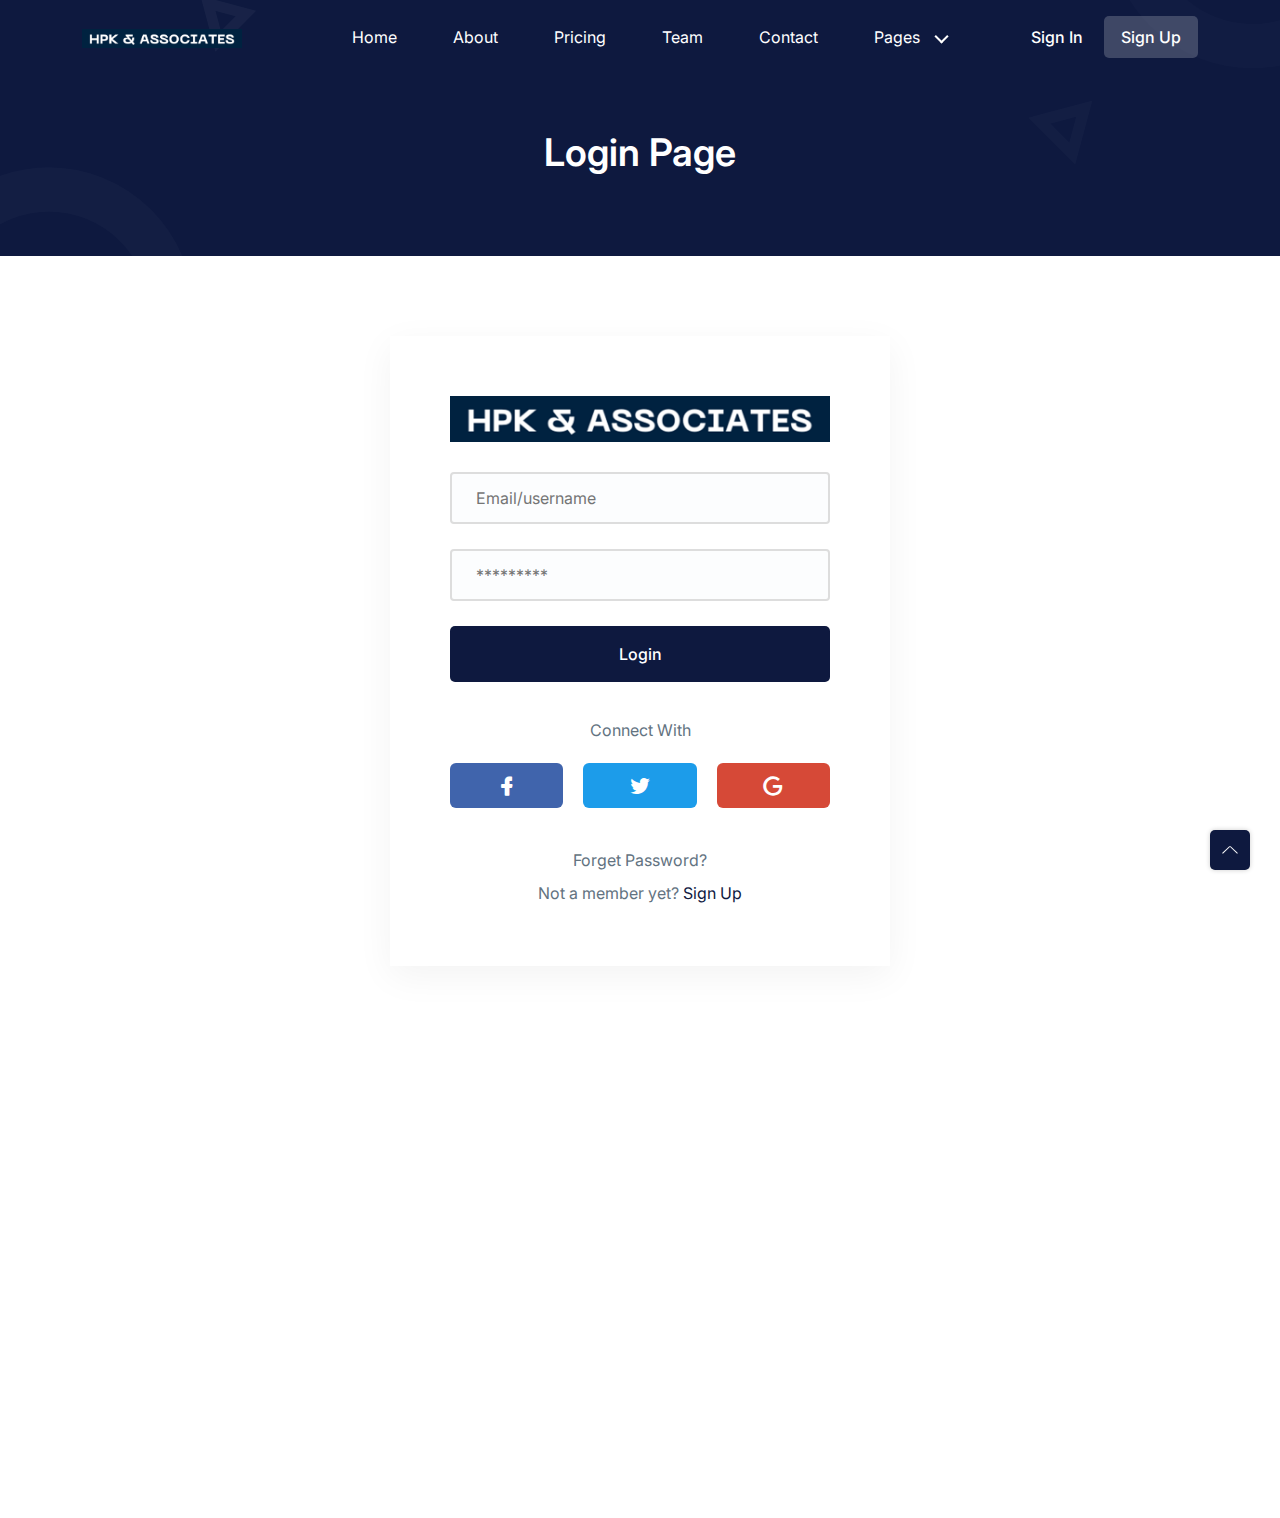
<file: login.html>
<!-- =========

	Template Name: Play
	Author: UIdeck
	Author URI: https://uideck.com/
	Support: https://uideck.com/support/
	Version: 1.1

========== -->

<!DOCTYPE html>
<html lang="en">
  <head>
    <meta charset="UTF-8" />
    <meta http-equiv="X-UA-Compatible" content="IE=edge" />
    <meta name="viewport" content="width=device-width, initial-scale=1.0" />
    <title>Play | Open source Project by UIdeck</title>

    <!--====== Favicon Icon ======-->
    <link
      rel="shortcut icon"
      href="assets/images/favicon.svg"
      type="image/svg"
    />

    <!-- ===== All CSS files ===== -->
    <link rel="stylesheet" href="assets/css/bootstrap.min.css" />
    <link rel="stylesheet" href="assets/css/animate.css" />
    <link rel="stylesheet" href="assets/css/lineicons.css" />
    <link rel="stylesheet" href="assets/css/ud-styles.css" />
  </head>
  <body>
    <!-- ====== Header Start ====== -->
    <header class="ud-header">
      <div class="container">
        <div class="row">
          <div class="col-lg-12">
            <nav class="navbar navbar-expand-lg">
              <a class="navbar-brand" href="index.html">
                <img src="assets/images/logo/logohpk.png" alt="Logo" />
              </a>
              <button class="navbar-toggler">
                <span class="toggler-icon"> </span>
                <span class="toggler-icon"> </span>
                <span class="toggler-icon"> </span>
              </button>

              <div class="navbar-collapse">
                <ul id="nav" class="navbar-nav mx-auto">
                  <li class="nav-item">
                    <a class="ud-menu-scroll" href="#home">Home</a>
                  </li>

                  <li class="nav-item">
                    <a class="ud-menu-scroll" href="#about">About</a>
                  </li>
                  <li class="nav-item">
                    <a class="ud-menu-scroll" href="#pricing">Pricing</a>
                  </li>
                  <li class="nav-item">
                    <a class="ud-menu-scroll" href="#team">Team</a>
                  </li>
                  <li class="nav-item">
                    <a class="ud-menu-scroll" href="#contact">Contact</a>
                  </li>
                  <li class="nav-item nav-item-has-children">
                    <a href="javascript:void(0)"> Pages </a>
                    <ul class="ud-submenu">
                      <li class="ud-submenu-item">
                        <a href="about.html" class="ud-submenu-link">
                          About Page
                        </a>
                      </li>
                      <li class="ud-submenu-item">
                        <a href="pricing.html" class="ud-submenu-link">
                          Pricing Page
                        </a>
                      </li>
                      <li class="ud-submenu-item">
                        <a href="contact.html" class="ud-submenu-link">
                          Contact Page
                        </a>
                      </li>
                      <li class="ud-submenu-item">
                        <a href="blog.html" class="ud-submenu-link">
                          Blog Grid Page
                        </a>
                      </li>
                      <li class="ud-submenu-item">
                        <a href="blog-details.html" class="ud-submenu-link">
                          Blog Details Page
                        </a>
                      </li>
                      <li class="ud-submenu-item">
                        <a href="login.html" class="ud-submenu-link">
                          Sign In Page
                        </a>
                      </li>
                      <li class="ud-submenu-item">
                        <a href="404.html" class="ud-submenu-link">404 Page</a>
                      </li>
                    </ul>
                  </li>
                </ul>
              </div>

              <div class="navbar-btn d-none d-sm-inline-block">
                <a href="login.html" class="ud-main-btn ud-login-btn">
                  Sign In
                </a>
                <a class="ud-main-btn ud-white-btn" href="javascript:void(0)">
                  Sign Up
                </a>
              </div>
            </nav>
          </div>
        </div>
      </div>
    </header>
    <!-- ====== Header End ====== -->

    <!-- ====== Banner Start ====== -->
    <section class="ud-page-banner">
      <div class="container">
        <div class="row">
          <div class="col-lg-12">
            <div class="ud-banner-content">
              <h1>Login Page</h1>
            </div>
          </div>
        </div>
      </div>
    </section>
    <!-- ====== Banner End ====== -->

    <!-- ====== Login Start ====== -->
    <section class="ud-login">
      <div class="container">
        <div class="row">
          <div class="col-lg-12">
            <div class="ud-login-wrapper">
              <div class="ud-login-logo">
                <img src="assets/images/logo/logohpk.png" alt="logo" />
              </div>
              <form class="ud-login-form">
                <div class="ud-form-group">
                  <input
                    type="email"
                    name="email"
                    placeholder="Email/username"
                  />
                </div>
                <div class="ud-form-group">
                  <input
                    type="password"
                    name="password"
                    placeholder="*********"
                  />
                </div>
                <div class="ud-form-group">
                  <button type="submit" class="ud-main-btn w-100">Login</button>
                </div>
              </form>

              <div class="ud-socials-connect">
                <p>Connect With</p>

                <ul>
                  <li>
                    <a href="javascript:void(0)" class="facebook">
                      <i class="lni lni-facebook-filled"></i>
                    </a>
                  </li>
                  <li>
                    <a href="javascript:void(0)" class="twitter">
                      <i class="lni lni-twitter-filled"></i>
                    </a>
                  </li>
                  <li>
                    <a href="javascript:void(0)" class="google">
                      <i class="lni lni-google"></i>
                    </a>
                  </li>
                </ul>
              </div>

              <a class="forget-pass" href="javascript:void(0)">
                Forget Password?
              </a>
              <p class="signup-option">
                Not a member yet? <a href="javascript:void(0)"> Sign Up </a>
              </p>
            </div>
          </div>
        </div>
      </div>
    </section>
    <!-- ====== Login End ====== -->

    <!-- ====== Footer Start ====== -->
    <footer class="ud-footer wow fadeInUp" data-wow-delay=".15s">
      <div class="shape shape-1">
        <img src="assets/images/footer/shape-1.svg" alt="shape" />
      </div>
      <div class="shape shape-2">
        <img src="assets/images/footer/shape-2.svg" alt="shape" />
      </div>
      <div class="shape shape-3">
        <img src="assets/images/footer/shape-3.svg" alt="shape" />
      </div>
      <div class="ud-footer-widgets">
        <div class="container">
          <div class="row">
            <div class="col-xl-3 col-lg-4 col-md-6">
              <div class="ud-widget">
                <a href="index.html" class="ud-footer-logo">
                  <img src="assets/images/logo/logohpk.png" alt="logo" />
                </a>
                <p class="ud-widget-desc">
                  We create digital experiences for brands and companies by
                  using technology.
                </p>
                <ul class="ud-widget-socials">
                  <li>
                    <a href="https://twitter.com/MusharofChy">
                      <i class="lni lni-facebook-filled"></i>
                    </a>
                  </li>
                  <li>
                    <a href="https://twitter.com/MusharofChy">
                      <i class="lni lni-twitter-filled"></i>
                    </a>
                  </li>
                  <li>
                    <a href="https://twitter.com/MusharofChy">
                      <i class="lni lni-instagram-filled"></i>
                    </a>
                  </li>
                  <li>
                    <a href="https://twitter.com/MusharofChy">
                      <i class="lni lni-linkedin-original"></i>
                    </a>
                  </li>
                </ul>
              </div>
            </div>

            <div class="col-xl-2 col-lg-2 col-md-6 col-sm-6">
              <div class="ud-widget">
                <h5 class="ud-widget-title">About Us</h5>
                <ul class="ud-widget-links">
                  <li>
                    <a href="javascript:void(0)">Home</a>
                  </li>
                  <li>
                    <a href="javascript:void(0)">Features</a>
                  </li>
                  <li>
                    <a href="javascript:void(0)">About</a>
                  </li>
                  <li>
                    <a href="javascript:void(0)">Testimonial</a>
                  </li>
                </ul>
              </div>
            </div>
            <div class="col-xl-2 col-lg-3 col-md-6 col-sm-6">
              <div class="ud-widget">
                <h5 class="ud-widget-title">Features</h5>
                <ul class="ud-widget-links">
                  <li>
                    <a href="javascript:void(0)">How it works</a>
                  </li>
                  <li>
                    <a href="javascript:void(0)">Privacy policy</a>
                  </li>
                  <li>
                    <a href="javascript:void(0)">Terms of service</a>
                  </li>
                  <li>
                    <a href="javascript:void(0)">Refund policy</a>
                  </li>
                </ul>
              </div>
            </div>
            <div class="col-xl-2 col-lg-3 col-md-6 col-sm-6">
              <div class="ud-widget">
                <h5 class="ud-widget-title">Our Products</h5>
                <ul class="ud-widget-links">
                  <li>
                    <a
                      href="https://lineicons.com/"
                      rel="nofollow noopner"
                      target="_blank"
                      >Lineicons
                    </a>
                  </li>
                  <li>
                    <a
                      href="https://ecommercehtml.com/"
                      rel="nofollow noopner"
                      target="_blank"
                      >Ecommerce HTML</a
                    >
                  </li>
                  <li>
                    <a
                      href="https://ayroui.com/"
                      rel="nofollow noopner"
                      target="_blank"
                      >Ayro UI</a
                    >
                  </li>
                  <li>
                    <a
                      href="https://graygrids.com/"
                      rel="nofollow noopner"
                      target="_blank"
                      >Plain Admin</a
                    >
                  </li>
                </ul>
              </div>
            </div>
            <div class="col-xl-3 col-lg-6 col-md-8 col-sm-10">
              <div class="ud-widget">
                <h5 class="ud-widget-title">Partners</h5>
                <ul class="ud-widget-brands">
                  <li>
                    <a
                      href="https://ayroui.com/"
                      rel="nofollow noopner"
                      target="_blank"
                    >
                      <img
                        src="assets/images/footer/brands/ayroui.svg"
                        alt="ayroui"
                      />
                    </a>
                  </li>
                  <li>
                    <a
                      href="https://ecommercehtml.com/"
                      rel="nofollow noopner"
                      target="_blank"
                    >
                      <img
                        src="assets/images/footer/brands/ecommerce-html.svg"
                        alt="ecommerce-html"
                      />
                    </a>
                  </li>
                  <li>
                    <a
                      href="https://graygrids.com/"
                      rel="nofollow noopner"
                      target="_blank"
                    >
                      <img
                        src="assets/images/footer/brands/graygrids.svg"
                        alt="graygrids"
                      />
                    </a>
                  </li>
                  <li>
                    <a
                      href="https://lineicons.com/"
                      rel="nofollow noopner"
                      target="_blank"
                    >
                      <img
                        src="assets/images/footer/brands/lineicons.svg"
                        alt="lineicons"
                      />
                    </a>
                  </li>
                  <li>
                    <a
                      href="https://uideck.com/"
                      rel="nofollow noopner"
                      target="_blank"
                    >
                      <img
                        src="assets/images/footer/brands/uideck.svg"
                        alt="uideck"
                      />
                    </a>
                  </li>
                  <li>
                    <a
                      href="https://tailwindtemplates.co/"
                      rel="nofollow noopner"
                      target="_blank"
                    >
                      <img
                        src="assets/images/footer/brands/tailwindtemplates.svg"
                        alt="tailwindtemplates"
                      />
                    </a>
                  </li>
                </ul>
              </div>
            </div>
          </div>
        </div>
      </div>
      <div class="ud-footer-bottom">
        <div class="container">
          <div class="row">
            <div class="col-md-8">
              <ul class="ud-footer-bottom-left">
                <li>
                  <a href="javascript:void(0)">Privacy policy</a>
                </li>
                <li>
                  <a href="javascript:void(0)">Support policy</a>
                </li>
                <li>
                  <a href="javascript:void(0)">Terms of service</a>
                </li>
              </ul>
            </div>
            <div class="col-md-4">
              <p class="ud-footer-bottom-right">
                Designed and Developed by
                <a href="https://uideck.com" rel="nofollow">UIdeck</a>
              </p>
            </div>
          </div>
        </div>
      </div>
    </footer>
    <!-- ====== Footer End ====== -->

    <!-- ====== Back To Top Start ====== -->
    <a href="javascript:void(0)" class="back-to-top">
      <i class="lni lni-chevron-up"> </i>
    </a>
    <!-- ====== Back To Top End ====== -->

    <!-- ====== All Javascript Files ====== -->
    <script src="assets/js/bootstrap.bundle.min.js"></script>
    <script src="assets/js/wow.min.js"></script>
    <script src="assets/js/main.js"></script>
  </body>
</html>
</file>
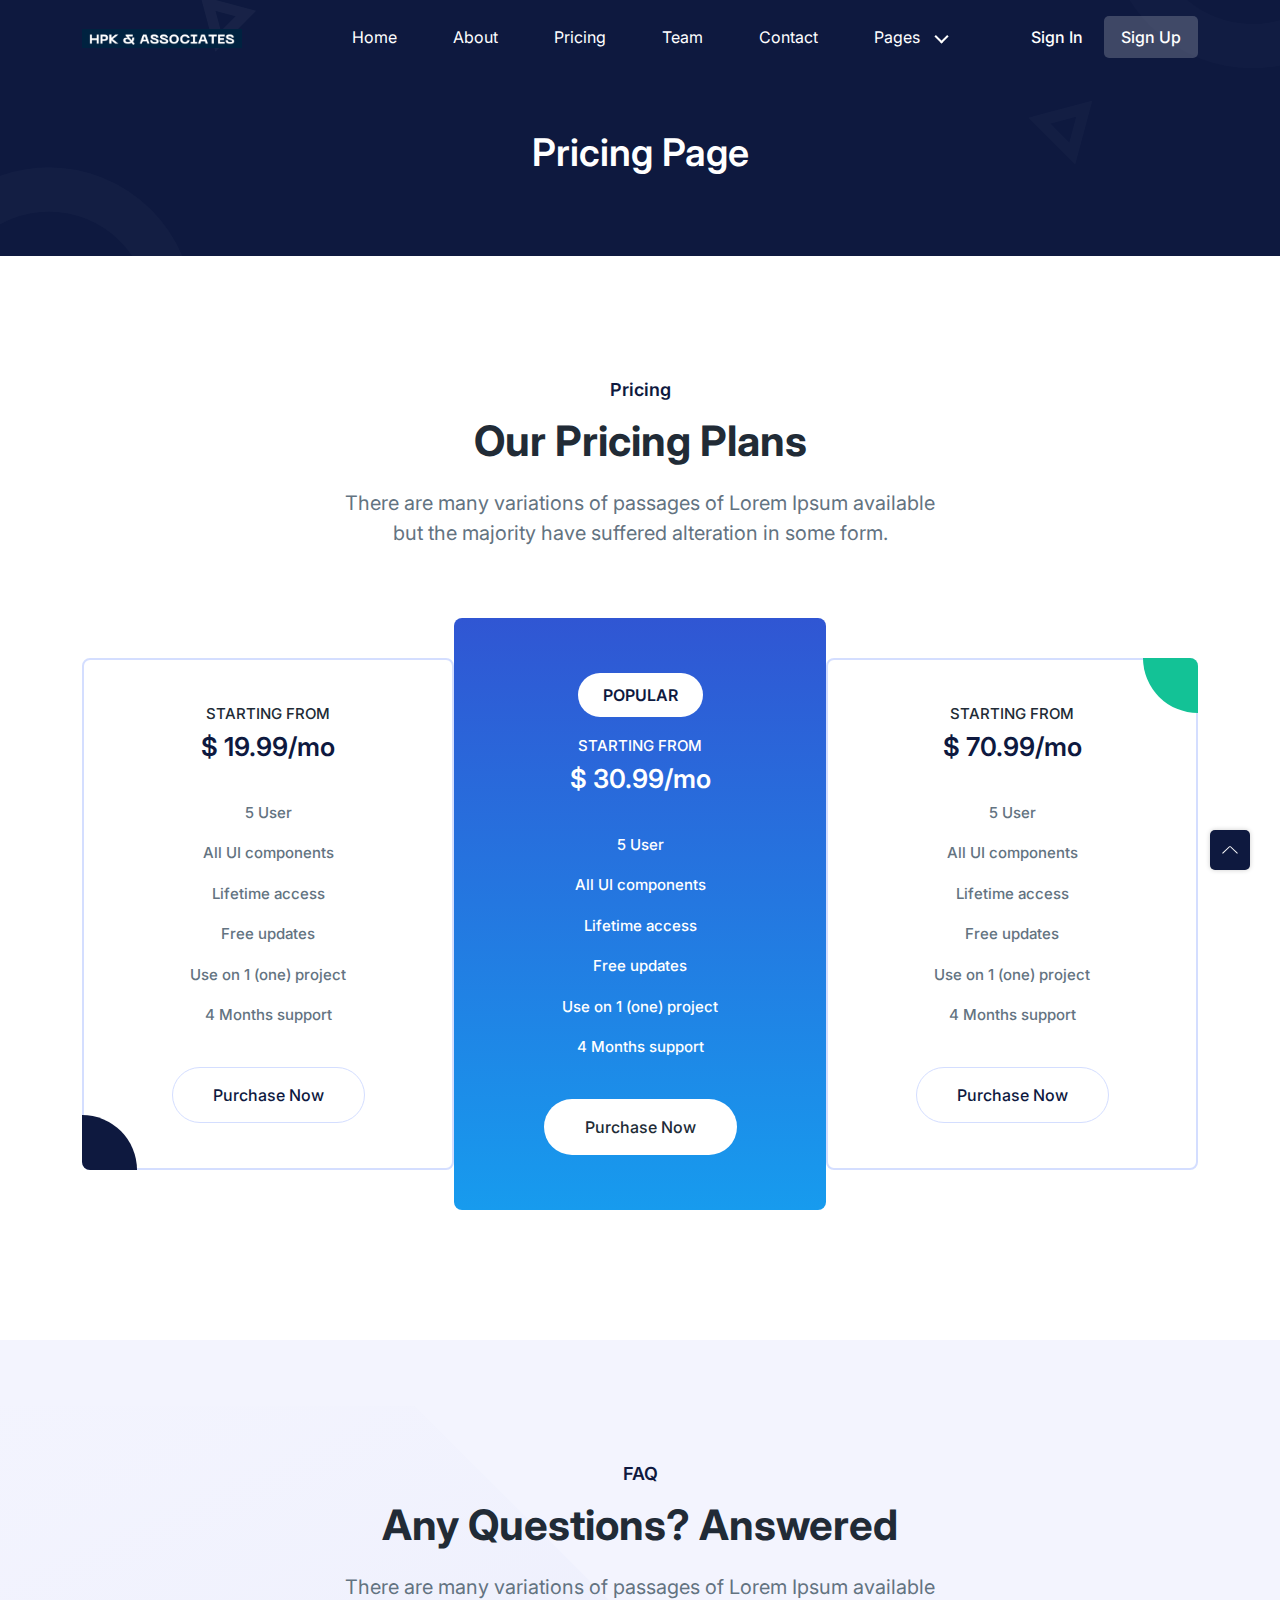
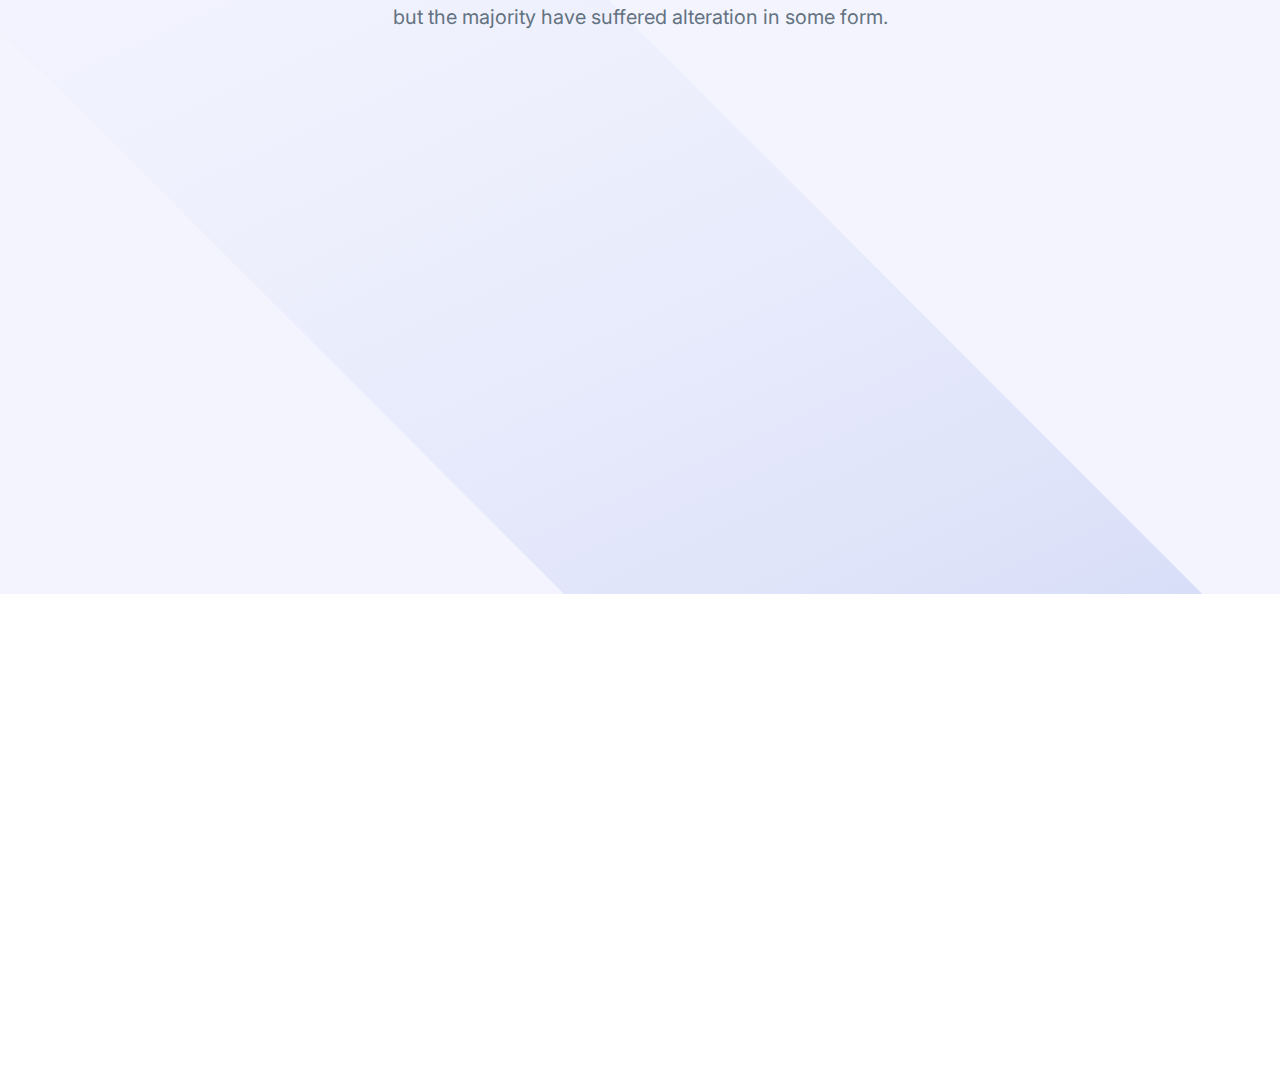
<file: pricing.html>
<!-- =========

	Template Name: Play
	Author: UIdeck
	Author URI: https://uideck.com/
	Support: https://uideck.com/support/
	Version: 1.1

========== -->

<!DOCTYPE html>
<html lang="en">
  <head>
    <meta charset="UTF-8" />
    <meta http-equiv="X-UA-Compatible" content="IE=edge" />
    <meta name="viewport" content="width=device-width, initial-scale=1.0" />
    <title>Play | Open source Project by UIdeck</title>

    <!--====== Favicon Icon ======-->
    <link
      rel="shortcut icon"
      href="assets/images/favicon.svg"
      type="image/svg"
    />

    <!-- ===== All CSS files ===== -->
    <link rel="stylesheet" href="assets/css/bootstrap.min.css" />
    <link rel="stylesheet" href="assets/css/animate.css" />
    <link rel="stylesheet" href="assets/css/lineicons.css" />
    <link rel="stylesheet" href="assets/css/ud-styles.css" />
  </head>
  <body>
    <!-- ====== Header Start ====== -->
    <header class="ud-header">
      <div class="container">
        <div class="row">
          <div class="col-lg-12">
            <nav class="navbar navbar-expand-lg">
              <a class="navbar-brand" href="index.html">
                <img src="assets/images/logo/logohpk.png" alt="Logo" />
              </a>
              <button class="navbar-toggler">
                <span class="toggler-icon"> </span>
                <span class="toggler-icon"> </span>
                <span class="toggler-icon"> </span>
              </button>

              <div class="navbar-collapse">
                <ul id="nav" class="navbar-nav mx-auto">
                  <li class="nav-item">
                    <a class="ud-menu-scroll" href="#home">Home</a>
                  </li>

                  <li class="nav-item">
                    <a class="ud-menu-scroll" href="#about">About</a>
                  </li>
                  <li class="nav-item">
                    <a class="ud-menu-scroll" href="#pricing">Pricing</a>
                  </li>
                  <li class="nav-item">
                    <a class="ud-menu-scroll" href="#team">Team</a>
                  </li>
                  <li class="nav-item">
                    <a class="ud-menu-scroll" href="#contact">Contact</a>
                  </li>

                  <li class="nav-item nav-item-has-children">
                    <a href="javascript:void(0)"> Pages </a>
                    <ul class="ud-submenu">
                      <li class="ud-submenu-item">
                        <a href="about.html" class="ud-submenu-link">
                          About Page
                        </a>
                      </li>
                      <li class="ud-submenu-item">
                        <a href="pricing.html" class="ud-submenu-link">
                          Pricing Page
                        </a>
                      </li>
                      <li class="ud-submenu-item">
                        <a href="contact.html" class="ud-submenu-link">
                          Contact Page
                        </a>
                      </li>
                      <li class="ud-submenu-item">
                        <a href="blog.html" class="ud-submenu-link">
                          Blog Grid Page
                        </a>
                      </li>
                      <li class="ud-submenu-item">
                        <a href="blog-details.html" class="ud-submenu-link">
                          Blog Details Page
                        </a>
                      </li>
                      <li class="ud-submenu-item">
                        <a href="login.html" class="ud-submenu-link">
                          Sign In Page
                        </a>
                      </li>
                      <li class="ud-submenu-item">
                        <a href="404.html" class="ud-submenu-link">404 Page</a>
                      </li>
                    </ul>
                  </li>
                </ul>
              </div>

              <div class="navbar-btn d-none d-sm-inline-block">
                <a href="login.html" class="ud-main-btn ud-login-btn">
                  Sign In
                </a>
                <a class="ud-main-btn ud-white-btn" href="javascript:void(0)">
                  Sign Up
                </a>
              </div>
            </nav>
          </div>
        </div>
      </div>
    </header>
    <!-- ====== Header End ====== -->

    <!-- ====== Banner Start ====== -->
    <section class="ud-page-banner">
      <div class="container">
        <div class="row">
          <div class="col-lg-12">
            <div class="ud-banner-content">
              <h1>Pricing Page</h1>
            </div>
          </div>
        </div>
      </div>
    </section>
    <!-- ====== Banner End ====== -->

    <!-- ====== Pricing Start ====== -->
    <section id="pricing" class="ud-pricing">
      <div class="container">
        <div class="row">
          <div class="col-lg-12">
            <div class="ud-section-title mx-auto text-center">
              <span>Pricing</span>
              <h2>Our Pricing Plans</h2>
              <p>
                There are many variations of passages of Lorem Ipsum available
                but the majority have suffered alteration in some form.
              </p>
            </div>
          </div>
        </div>

        <div class="row g-0 align-items-center justify-content-center">
          <div class="col-lg-4 col-md-6 col-sm-10">
            <div
              class="ud-single-pricing first-item wow fadeInUp"
              data-wow-delay=".15s"
            >
              <div class="ud-pricing-header">
                <h3>STARTING FROM</h3>
                <h4>$ 19.99/mo</h4>
              </div>
              <div class="ud-pricing-body">
                <ul>
                  <li>5 User</li>
                  <li>All UI components</li>
                  <li>Lifetime access</li>
                  <li>Free updates</li>
                  <li>Use on 1 (one) project</li>
                  <li>4 Months support</li>
                </ul>
              </div>
              <div class="ud-pricing-footer">
                <a href="javascript:void(0)" class="ud-main-btn ud-border-btn">
                  Purchase Now
                </a>
              </div>
            </div>
          </div>
          <div class="col-lg-4 col-md-6 col-sm-10">
            <div
              class="ud-single-pricing active wow fadeInUp"
              data-wow-delay=".1s"
            >
              <span class="ud-popular-tag">POPULAR</span>
              <div class="ud-pricing-header">
                <h3>STARTING FROM</h3>
                <h4>$ 30.99/mo</h4>
              </div>
              <div class="ud-pricing-body">
                <ul>
                  <li>5 User</li>
                  <li>All UI components</li>
                  <li>Lifetime access</li>
                  <li>Free updates</li>
                  <li>Use on 1 (one) project</li>
                  <li>4 Months support</li>
                </ul>
              </div>
              <div class="ud-pricing-footer">
                <a href="javascript:void(0)" class="ud-main-btn ud-white-btn">
                  Purchase Now
                </a>
              </div>
            </div>
          </div>
          <div class="col-lg-4 col-md-6 col-sm-10">
            <div
              class="ud-single-pricing last-item wow fadeInUp"
              data-wow-delay=".15s"
            >
              <div class="ud-pricing-header">
                <h3>STARTING FROM</h3>
                <h4>$ 70.99/mo</h4>
              </div>
              <div class="ud-pricing-body">
                <ul>
                  <li>5 User</li>
                  <li>All UI components</li>
                  <li>Lifetime access</li>
                  <li>Free updates</li>
                  <li>Use on 1 (one) project</li>
                  <li>4 Months support</li>
                </ul>
              </div>
              <div class="ud-pricing-footer">
                <a href="javascript:void(0)" class="ud-main-btn ud-border-btn">
                  Purchase Now
                </a>
              </div>
            </div>
          </div>
        </div>
      </div>
    </section>
    <!-- ====== Pricing End ====== -->

    <!-- ====== FAQ Start ====== -->
    <section id="faq" class="ud-faq">
      <div class="shape">
        <img src="assets/images/faq/shape.svg" alt="shape" />
      </div>
      <div class="container">
        <div class="row">
          <div class="col-lg-12">
            <div class="ud-section-title text-center mx-auto">
              <span>FAQ</span>
              <h2>Any Questions? Answered</h2>
              <p>
                There are many variations of passages of Lorem Ipsum available
                but the majority have suffered alteration in some form.
              </p>
            </div>
          </div>
        </div>

        <div class="row">
          <div class="col-lg-6">
            <div class="ud-single-faq wow fadeInUp" data-wow-delay=".1s">
              <div class="accordion">
                <button
                  class="ud-faq-btn collapsed"
                  data-bs-toggle="collapse"
                  data-bs-target="#collapseOne"
                >
                  <span class="icon flex-shrink-0">
                    <i class="lni lni-chevron-down"></i>
                  </span>
                  <span>How to use UIdeck?</span>
                </button>
                <div id="collapseOne" class="accordion-collapse collapse">
                  <div class="ud-faq-body">
                    Lorem Ipsum is simply dummy text of the printing and
                    typesetting industry. Lorem Ipsum has been the industry's
                    standard dummy text ever since the 1500s, when an unknown
                    printer took a galley of type and scrambled it to make a
                    type specimen book.
                  </div>
                </div>
              </div>
            </div>
            <div class="ud-single-faq wow fadeInUp" data-wow-delay=".15s">
              <div class="accordion">
                <button
                  class="ud-faq-btn collapsed"
                  data-bs-toggle="collapse"
                  data-bs-target="#collapseTwo"
                >
                  <span class="icon flex-shrink-0">
                    <i class="lni lni-chevron-down"></i>
                  </span>
                  <span>How to download icons from Lineicons?</span>
                </button>
                <div id="collapseTwo" class="accordion-collapse collapse">
                  <div class="ud-faq-body">
                    Lorem Ipsum is simply dummy text of the printing and
                    typesetting industry. Lorem Ipsum has been the industry's
                    standard dummy text ever since the 1500s, when an unknown
                    printer took a galley of type and scrambled it to make a
                    type specimen book.
                  </div>
                </div>
              </div>
            </div>
            <div class="ud-single-faq wow fadeInUp" data-wow-delay=".2s">
              <div class="accordion">
                <button
                  class="ud-faq-btn collapsed"
                  data-bs-toggle="collapse"
                  data-bs-target="#collapseThree"
                >
                  <span class="icon flex-shrink-0">
                    <i class="lni lni-chevron-down"></i>
                  </span>
                  <span>Is GrayGrids part of UIdeck?</span>
                </button>
                <div id="collapseThree" class="accordion-collapse collapse">
                  <div class="ud-faq-body">
                    Lorem Ipsum is simply dummy text of the printing and
                    typesetting industry. Lorem Ipsum has been the industry's
                    standard dummy text ever since the 1500s, when an unknown
                    printer took a galley of type and scrambled it to make a
                    type specimen book.
                  </div>
                </div>
              </div>
            </div>
          </div>
          <div class="col-lg-6">
            <div class="ud-single-faq wow fadeInUp" data-wow-delay=".1s">
              <div class="accordion">
                <button
                  class="ud-faq-btn collapsed"
                  data-bs-toggle="collapse"
                  data-bs-target="#collapseFour"
                >
                  <span class="icon flex-shrink-0">
                    <i class="lni lni-chevron-down"></i>
                  </span>
                  <span>Can I use this template for commercial project?</span>
                </button>
                <div id="collapseFour" class="accordion-collapse collapse">
                  <div class="ud-faq-body">
                    Lorem Ipsum is simply dummy text of the printing and
                    typesetting industry. Lorem Ipsum has been the industry's
                    standard dummy text ever since the 1500s, when an unknown
                    printer took a galley of type and scrambled it to make a
                    type specimen book.
                  </div>
                </div>
              </div>
            </div>
            <div class="ud-single-faq wow fadeInUp" data-wow-delay=".15s">
              <div class="accordion">
                <button
                  class="ud-faq-btn collapsed"
                  data-bs-toggle="collapse"
                  data-bs-target="#collapseFive"
                >
                  <span class="icon flex-shrink-0">
                    <i class="lni lni-chevron-down"></i>
                  </span>
                  <span>Do you have plan releasing Play Pro?</span>
                </button>
                <div id="collapseFive" class="accordion-collapse collapse">
                  <div class="ud-faq-body">
                    Lorem Ipsum is simply dummy text of the printing and
                    typesetting industry. Lorem Ipsum has been the industry's
                    standard dummy text ever since the 1500s, when an unknown
                    printer took a galley of type and scrambled it to make a
                    type specimen book.
                  </div>
                </div>
              </div>
            </div>
            <div class="ud-single-faq wow fadeInUp" data-wow-delay=".2s">
              <div class="accordion">
                <button
                  class="ud-faq-btn collapsed"
                  data-bs-toggle="collapse"
                  data-bs-target="#collapseSix"
                >
                  <span class="icon flex-shrink-0">
                    <i class="lni lni-chevron-down"></i>
                  </span>
                  <span>Where and how to host this template?</span>
                </button>
                <div id="collapseSix" class="accordion-collapse collapse">
                  <div class="ud-faq-body">
                    Lorem Ipsum is simply dummy text of the printing and
                    typesetting industry. Lorem Ipsum has been the industry's
                    standard dummy text ever since the 1500s, when an unknown
                    printer took a galley of type and scrambled it to make a
                    type specimen book.
                  </div>
                </div>
              </div>
            </div>
          </div>
        </div>
      </div>
    </section>
    <!-- ====== FAQ End ====== -->

    <!-- ====== Footer Start ====== -->
    <footer class="ud-footer wow fadeInUp" data-wow-delay=".15s">
      <div class="shape shape-1">
        <img src="assets/images/footer/shape-1.svg" alt="shape" />
      </div>
      <div class="shape shape-2">
        <img src="assets/images/footer/shape-2.svg" alt="shape" />
      </div>
      <div class="shape shape-3">
        <img src="assets/images/footer/shape-3.svg" alt="shape" />
      </div>
      <div class="ud-footer-widgets">
        <div class="container">
          <div class="row">
            <div class="col-xl-3 col-lg-4 col-md-6">
              <div class="ud-widget">
                <a href="index.html" class="ud-footer-logo">
                  <img src="assets/images/logo/logohpk.png" alt="logo" />
                </a>
                <p class="ud-widget-desc">
                  We create digital experiences for brands and companies by
                  using technology.
                </p>
                <ul class="ud-widget-socials">
                  <li>
                    <a href="https://twitter.com/MusharofChy">
                      <i class="lni lni-facebook-filled"></i>
                    </a>
                  </li>
                  <li>
                    <a href="https://twitter.com/MusharofChy">
                      <i class="lni lni-twitter-filled"></i>
                    </a>
                  </li>
                  <li>
                    <a href="https://twitter.com/MusharofChy">
                      <i class="lni lni-instagram-filled"></i>
                    </a>
                  </li>
                  <li>
                    <a href="https://twitter.com/MusharofChy">
                      <i class="lni lni-linkedin-original"></i>
                    </a>
                  </li>
                </ul>
              </div>
            </div>

            <div class="col-xl-2 col-lg-2 col-md-6 col-sm-6">
              <div class="ud-widget">
                <h5 class="ud-widget-title">About Us</h5>
                <ul class="ud-widget-links">
                  <li>
                    <a href="javascript:void(0)">Home</a>
                  </li>
                  <li>
                    <a href="javascript:void(0)">Features</a>
                  </li>
                  <li>
                    <a href="javascript:void(0)">About</a>
                  </li>
                  <li>
                    <a href="javascript:void(0)">Testimonial</a>
                  </li>
                </ul>
              </div>
            </div>
            <div class="col-xl-2 col-lg-3 col-md-6 col-sm-6">
              <div class="ud-widget">
                <h5 class="ud-widget-title">Features</h5>
                <ul class="ud-widget-links">
                  <li>
                    <a href="javascript:void(0)">How it works</a>
                  </li>
                  <li>
                    <a href="javascript:void(0)">Privacy policy</a>
                  </li>
                  <li>
                    <a href="javascript:void(0)">Terms of service</a>
                  </li>
                  <li>
                    <a href="javascript:void(0)">Refund policy</a>
                  </li>
                </ul>
              </div>
            </div>
            <div class="col-xl-2 col-lg-3 col-md-6 col-sm-6">
              <div class="ud-widget">
                <h5 class="ud-widget-title">Our Products</h5>
                <ul class="ud-widget-links">
                  <li>
                    <a
                      href="https://lineicons.com/"
                      rel="nofollow noopner"
                      target="_blank"
                      >Lineicons
                    </a>
                  </li>
                  <li>
                    <a
                      href="https://ecommercehtml.com/"
                      rel="nofollow noopner"
                      target="_blank"
                      >Ecommerce HTML</a
                    >
                  </li>
                  <li>
                    <a
                      href="https://ayroui.com/"
                      rel="nofollow noopner"
                      target="_blank"
                      >Ayro UI</a
                    >
                  </li>
                  <li>
                    <a
                      href="https://graygrids.com/"
                      rel="nofollow noopner"
                      target="_blank"
                      >Plain Admin</a
                    >
                  </li>
                </ul>
              </div>
            </div>
            <div class="col-xl-3 col-lg-6 col-md-8 col-sm-10">
              <div class="ud-widget">
                <h5 class="ud-widget-title">Partners</h5>
                <ul class="ud-widget-brands">
                  <li>
                    <a
                      href="https://ayroui.com/"
                      rel="nofollow noopner"
                      target="_blank"
                    >
                      <img
                        src="assets/images/footer/brands/ayroui.svg"
                        alt="ayroui"
                      />
                    </a>
                  </li>
                  <li>
                    <a
                      href="https://ecommercehtml.com/"
                      rel="nofollow noopner"
                      target="_blank"
                    >
                      <img
                        src="assets/images/footer/brands/ecommerce-html.svg"
                        alt="ecommerce-html"
                      />
                    </a>
                  </li>
                  <li>
                    <a
                      href="https://graygrids.com/"
                      rel="nofollow noopner"
                      target="_blank"
                    >
                      <img
                        src="assets/images/footer/brands/graygrids.svg"
                        alt="graygrids"
                      />
                    </a>
                  </li>
                  <li>
                    <a
                      href="https://lineicons.com/"
                      rel="nofollow noopner"
                      target="_blank"
                    >
                      <img
                        src="assets/images/footer/brands/lineicons.svg"
                        alt="lineicons"
                      />
                    </a>
                  </li>
                  <li>
                    <a
                      href="https://uideck.com/"
                      rel="nofollow noopner"
                      target="_blank"
                    >
                      <img
                        src="assets/images/footer/brands/uideck.svg"
                        alt="uideck"
                      />
                    </a>
                  </li>
                  <li>
                    <a
                      href="https://tailwindtemplates.co/"
                      rel="nofollow noopner"
                      target="_blank"
                    >
                      <img
                        src="assets/images/footer/brands/tailwindtemplates.svg"
                        alt="tailwindtemplates"
                      />
                    </a>
                  </li>
                </ul>
              </div>
            </div>
          </div>
        </div>
      </div>
      <div class="ud-footer-bottom">
        <div class="container">
          <div class="row">
            <div class="col-md-8">
              <ul class="ud-footer-bottom-left">
                <li>
                  <a href="javascript:void(0)">Privacy policy</a>
                </li>
                <li>
                  <a href="javascript:void(0)">Support policy</a>
                </li>
                <li>
                  <a href="javascript:void(0)">Terms of service</a>
                </li>
              </ul>
            </div>
            <div class="col-md-4">
              <p class="ud-footer-bottom-right">
                Designed and Developed by
                <a href="https://uideck.com" rel="nofollow">UIdeck</a>
              </p>
            </div>
          </div>
        </div>
      </div>
    </footer>
    <!-- ====== Footer End ====== -->

    <!-- ====== Back To Top Start ====== -->
    <a href="javascript:void(0)" class="back-to-top">
      <i class="lni lni-chevron-up"> </i>
    </a>
    <!-- ====== Back To Top End ====== -->

    <!-- ====== All Javascript Files ====== -->
    <script src="assets/js/bootstrap.bundle.min.js"></script>
    <script src="assets/js/wow.min.js"></script>
    <script src="assets/js/main.js"></script>
  </body>
</html>
</file>
<file: assets/css/ud-styles.css>
/* =======

	Template Name: Play Bootstrap
	Author: UIdeck
	Author URI: https://uideck.com/
	Support: https://github.com/uideck/
	Version: 1.0

======== */
/*===========================
  COMMON css 
===========================*/
@import url("https://fonts.googleapis.com/css2?family=Inter:wght@200;300;400;500;600;700;800;900&display=swap");
:root {
  --font: "Inter", sans-serif;
  --body-color: #637381;
  --heading-color: #212b36;
  --primary-color: #0e193f;
  --white: #ffffff;
}

body {
  font-family: var(--font);
  font-weight: normal;
  font-style: normal;
  color: var(--body-color);
  overflow-x: hidden;
}

* {
  margin: 0;
  padding: 0;
  -webkit-box-sizing: border-box;
  box-sizing: border-box;
}

img {
  max-width: 100%;
}

a,
button,
input,
textarea {
  -webkit-transition: all 0.3s ease-out 0s;
  transition: all 0.3s ease-out 0s;
}

a,
a:focus,
input:focus,
textarea:focus,
button:focus,
.navbar-toggler:focus {
  text-decoration: none;
  outline: none;
  -webkit-box-shadow: none;
          box-shadow: none;
}

a:focus,
a:hover {
  text-decoration: none;
}

i,
span,
a {
  display: inline-block;
}

audio,
canvas,
iframe,
img,
svg,
video {
  vertical-align: middle;
}

h1,
h2,
h3,
h4,
h5,
h6 {
  font-weight: 700;
  color: var(--heading-color);
  margin: 0px;
}

h1 {
  font-size: 48px;
}

h2 {
  font-size: 36px;
}

h3 {
  font-size: 28px;
}

h4 {
  font-size: 22px;
}

h5 {
  font-size: 18px;
}

h6 {
  font-size: 16px;
}

ul,
ol {
  margin: 0px;
  padding: 0px;
  list-style-type: none;
}

p {
  font-size: 16px;
  font-weight: 400;
  line-height: 26px;
  color: var(--body-color);
  margin: 0px;
}

.bg_cover {
  background-position: center center;
  background-size: cover;
  background-repeat: no-repeat;
  width: 100%;
  height: 100%;
}

/*===== All Button Style =====*/
.ud-main-btn {
  display: inline-block;
  text-align: center;
  white-space: nowrap;
  vertical-align: middle;
  font-weight: 500;
  font-size: 16px;
  border-radius: 5px;
  padding: 15px 25px;
  border: 1px solid transparent;
  color: var(--white);
  cursor: pointer;
  z-index: 5;
  -webkit-transition: all 0.4s ease-out 0s;
  transition: all 0.4s ease-out 0s;
  background: var(--primary-color);
}

.ud-main-btn:hover {
  color: var(--white);
  background: var(--heading-color);
}

@media (max-width: 767px) {
  .container {
    padding-left: 40px;
    padding-right: 40px;
  }
}

@media only screen and (min-width: 576px) and (max-width: 767px) {
  .container {
    padding-left: 20px;
    padding-right: 20px;
  }
}

.back-to-top {
  width: 40px;
  height: 40px;
  line-height: 40px;
  background: var(--primary-color);
  -webkit-box-shadow: 0px 0px 5px rgba(0, 0, 0, 0.2);
          box-shadow: 0px 0px 5px rgba(0, 0, 0, 0.2);
  text-align: center;
  -webkit-box-pack: center;
      -ms-flex-pack: center;
          justify-content: center;
  -webkit-box-align: center;
      -ms-flex-align: center;
          align-items: center;
  border-radius: 5px;
  position: fixed;
  right: 30px;
  bottom: 30px;
  z-index: 99;
  color: var(--white);
}

.back-to-top:hover {
  color: var(--white);
  background: var(--heading-color);
}

/* ===== Header CSS ===== */
.ud-header {
  position: absolute;
  top: 0;
  left: 0;
  width: 100%;
  z-index: 99;
  -webkit-transition: all 0.3s ease-out 0s;
  transition: all 0.3s ease-out 0s;
}

.sticky {
  position: fixed;
  z-index: 99;
  background-color: rgba(255, 255, 255, 0.8);
  -webkit-backdrop-filter: blur(5px);
          backdrop-filter: blur(5px);
  -webkit-box-shadow: inset 0 -1px 0 0 rgba(0, 0, 0, 0.1);
  box-shadow: inset 0 -1px 0 0 rgba(0, 0, 0, 0.1);
  -webkit-transition: all 0.3s ease-out 0s;
  transition: all 0.3s ease-out 0s;
}

.sticky .navbar {
  padding: 0;
}

.navbar {
  padding: 0px 0;
  border-radius: 5px;
  position: relative;
  -webkit-transition: all 0.3s ease-out 0s;
  transition: all 0.3s ease-out 0s;
}

.navbar-brand {
  padding: 0;
}

@media only screen and (min-width: 768px) and (max-width: 991px), (max-width: 767px) {
  .navbar-brand {
    padding: 5px 0px;
  }
}

.navbar-brand img {
  max-width: 160px;
}

.navbar-toggler {
  padding: 0;
}

.navbar-toggler .toggler-icon {
  width: 30px;
  height: 2px;
  background-color: var(--white);
  display: block;
  margin: 5px 0;
  position: relative;
  -webkit-transition: all 0.3s ease-out 0s;
  transition: all 0.3s ease-out 0s;
}

.navbar-toggler.active .toggler-icon:nth-of-type(1) {
  -webkit-transform: rotate(45deg);
  transform: rotate(45deg);
  top: 7px;
}

.navbar-toggler.active .toggler-icon:nth-of-type(2) {
  opacity: 0;
}

.navbar-toggler.active .toggler-icon:nth-of-type(3) {
  -webkit-transform: rotate(135deg);
  transform: rotate(135deg);
  top: -7px;
}

@media only screen and (min-width: 768px) and (max-width: 991px), (max-width: 767px) {
  .navbar-collapse {
    position: absolute;
    top: 100%;
    right: 0;
    max-width: 300px;
    width: 100%;
    background-color: var(--white);
    z-index: 9;
    -webkit-box-shadow: 0px 15px 20px 0px rgba(0, 0, 0, 0.1);
    box-shadow: 0px 15px 20px 0px rgba(0, 0, 0, 0.1);
    padding: 0px;
    display: none;
    border-radius: 5px;
  }
  .navbar-collapse.show {
    display: block;
  }
}

@media only screen and (min-width: 768px) and (max-width: 991px), (max-width: 767px) {
  .navbar-nav {
    padding: 20px 30px;
  }
}

.navbar-nav .nav-item {
  position: relative;
  padding: 0px 20px;
}

@media only screen and (min-width: 992px) and (max-width: 1199px) {
  .navbar-nav .nav-item {
    padding: 0px 12px;
  }
}

@media only screen and (min-width: 768px) and (max-width: 991px), (max-width: 767px) {
  .navbar-nav .nav-item {
    padding: 0px;
  }
}

.navbar-nav .nav-item > a {
  font-size: 16px;
  font-weight: 400;
  color: var(--white);
  -webkit-transition: all 0.3s ease-out 0s;
  transition: all 0.3s ease-out 0s;
  padding: 25px 8px;
  position: relative;
}

@media only screen and (min-width: 768px) and (max-width: 991px), (max-width: 767px) {
  .navbar-nav .nav-item > a {
    display: block;
    padding: 8px 0;
    color: var(--heading-color);
  }
}

.navbar-nav .nav-item > a:hover, .navbar-nav .nav-item > a.active {
  color: var(--white);
  opacity: 0.5;
}

@media only screen and (min-width: 768px) and (max-width: 991px), (max-width: 767px) {
  .navbar-nav .nav-item > a:hover, .navbar-nav .nav-item > a.active {
    color: var(--primary-color);
    opacity: 1;
  }
}

.navbar-nav .nav-item .ud-submenu {
  position: absolute;
  width: 250px;
  background: var(--white);
  top: 110%;
  padding: 20px 30px;
  -webkit-box-shadow: 0 15px 44px rgba(140, 140, 140, 0.18);
          box-shadow: 0 15px 44px rgba(140, 140, 140, 0.18);
  border-radius: 5px;
  opacity: 0;
  visibility: hidden;
  -webkit-transition: all 0.3s ease-out 0s;
  transition: all 0.3s ease-out 0s;
}

@media only screen and (min-width: 768px) and (max-width: 991px), (max-width: 767px) {
  .navbar-nav .nav-item .ud-submenu {
    position: static;
    -webkit-box-shadow: none;
            box-shadow: none;
    width: 100%;
    padding: 0px;
    opacity: 1;
    visibility: visible;
    display: none;
  }
}

.navbar-nav .nav-item .ud-submenu.show {
  display: block;
}

.navbar-nav .nav-item .ud-submenu .ud-submenu-link {
  padding: 7px 0;
  color: var(--heading-color);
  font-size: 14px;
}

.navbar-nav .nav-item .ud-submenu .ud-submenu-link:hover {
  color: var(--primary-color);
}

.navbar-nav .nav-item:hover > a {
  color: var(--white);
  opacity: 0.5;
}

@media only screen and (min-width: 768px) and (max-width: 991px), (max-width: 767px) {
  .navbar-nav .nav-item:hover > a {
    color: var(--primary-color);
    opacity: 1;
  }
}

.navbar-nav .nav-item:hover > .ud-submenu {
  opacity: 1;
  visibility: visible;
  top: 100%;
}

.navbar-nav .nav-item.nav-item-has-children > a {
  position: relative;
}

.navbar-nav .nav-item.nav-item-has-children > a::after {
  content: "";
  -webkit-box-sizing: border-box;
          box-sizing: border-box;
  position: absolute;
  width: 10px;
  height: 10px;
  border-bottom: 2px solid;
  border-right: 2px solid;
  -webkit-transform: rotate(45deg) translateY(-50%);
          transform: rotate(45deg) translateY(-50%);
  right: -15px;
  top: 50%;
  margin-top: -2px;
}

@media only screen and (min-width: 768px) and (max-width: 991px), (max-width: 767px) {
  .navbar-nav .nav-item.nav-item-has-children > a::after {
    right: 5px;
  }
}

@media only screen and (min-width: 768px) and (max-width: 991px), (max-width: 767px) {
  .navbar-btn {
    position: absolute;
    top: 50%;
    right: 50px;
    -webkit-transform: translateY(-50%);
    transform: translateY(-50%);
  }
}

.navbar-btn .ud-main-btn {
  padding: 8px 16px;
  background: transparent;
}

.navbar-btn .ud-login-btn:hover {
  opacity: 0.5;
}

.navbar-btn .ud-white-btn {
  background: rgba(255, 255, 255, 0.2);
}

.navbar-btn .ud-white-btn:hover {
  background: white;
  color: var(--heading-color);
}

.sticky .navbar-toggler .toggler-icon {
  background-color: var(--heading-color);
}

.sticky .navbar-nav .nav-item:hover > a {
  color: var(--primary-color);
  opacity: 1;
}

.sticky .navbar-nav .nav-item a {
  color: var(--heading-color);
}

.sticky .navbar-nav .nav-item a.active, .sticky .navbar-nav .nav-item a:hover {
  color: var(--primary-color);
  opacity: 1;
}

.sticky .navbar-btn .ud-main-btn.ud-login-btn {
  color: var(--heading-color);
}

.sticky .navbar-btn .ud-main-btn.ud-login-btn:hover {
  color: var(--primary-color);
  opacity: 1;
}

.sticky .navbar-btn .ud-white-btn {
  background: var(--primary-color);
  color: var(--white);
}

.sticky .navbar-btn .ud-white-btn:hover {
  background: var(--heading-color);
}

/* ===== Hero CSS ===== */
.ud-hero {
  background: var(--primary-color);
  padding-top: 180px;
}

@media only screen and (min-width: 768px) and (max-width: 991px) {
  .ud-hero {
    padding-top: 160px;
  }
}

@media (max-width: 767px) {
  .ud-hero {
    padding-top: 130px;
  }
}

.ud-hero-content {
  max-width: 780px;
  margin: auto;
  margin-bottom: 30px;
}

.ud-hero-content .ud-hero-title {
  color: var(--white);
  font-weight: 700;
  font-size: 45px;
  line-height: 60px;
  text-align: center;
  margin-bottom: 30px;
}

@media only screen and (min-width: 768px) and (max-width: 991px) {
  .ud-hero-content .ud-hero-title {
    font-size: 38px;
    line-height: 50px;
  }
}

@media (max-width: 767px) {
  .ud-hero-content .ud-hero-title {
    font-size: 26px;
    line-height: 38px;
  }
}

.ud-hero-content .ud-hero-desc {
  font-weight: normal;
  font-size: 20px;
  line-height: 35px;
  text-align: center;
  color: var(--white);
  opacity: 0.8;
  max-width: 600px;
  margin: auto;
  margin-bottom: 30px;
}

@media (max-width: 767px) {
  .ud-hero-content .ud-hero-desc {
    font-size: 16px;
    line-height: 30px;
  }
}

.ud-hero-buttons {
  display: -webkit-box;
  display: -ms-flexbox;
  display: flex;
  -webkit-box-align: center;
      -ms-flex-align: center;
          align-items: center;
  -webkit-box-pack: center;
      -ms-flex-pack: center;
          justify-content: center;
}

.ud-hero-buttons .ud-main-btn {
  margin: 8px;
}

@media (max-width: 767px) {
  .ud-hero-buttons .ud-main-btn {
    margin: 5px;
  }
}

@media (max-width: 767px) {
  .ud-hero-buttons .ud-main-btn {
    padding: 12px 16px;
  }
}

.ud-hero-buttons .ud-white-btn {
  background: var(--white);
  color: var(--heading-color);
}

.ud-hero-buttons .ud-white-btn:hover {
  -webkit-box-shadow: 0px 0px 25px rgba(0, 0, 0, 0.2);
          box-shadow: 0px 0px 25px rgba(0, 0, 0, 0.2);
  background: #fefefe;
  color: var(--primary-color);
}

.ud-hero-buttons .ud-link-btn:hover {
  color: var(--white);
  background: transparent;
  opacity: 0.5;
}

.ud-hero-brands-wrapper {
  text-align: center;
  margin-bottom: 40px;
}

.ud-hero-brands-wrapper img {
  -webkit-transition: all 0.3s;
  transition: all 0.3s;
  opacity: 0.5;
  max-width: 250px;
}

.ud-hero-brands-wrapper img:hover {
  opacity: 1;
}

.ud-hero-image {
  max-width: 845px;
  margin: auto;
  text-align: center;
  position: relative;
  z-index: 1;
}

.ud-hero-image img {
  max-width: 100%;
  text-align: center;
}

.ud-hero-image .shape {
  position: absolute;
  z-index: -1;
}

.ud-hero-image .shape.shape-1 {
  bottom: 0;
  left: -30px;
}

.ud-hero-image .shape.shape-2 {
  top: -20px;
  right: -20px;
}

/* ===== Features CSS ===== */
.ud-features {
  padding-top: 120px;
  padding-bottom: 90px;
}

@media (max-width: 767px) {
  .ud-features {
    padding-top: 80px;
    padding-bottom: 40px;
  }
}

.ud-section-title {
  max-width: 620px;
  margin-bottom: 70px;
}

.ud-section-title span {
  font-weight: 600;
  font-size: 18px;
  color: var(--primary-color);
  margin-bottom: 10px;
}

.ud-section-title h2 {
  font-weight: 700;
  font-size: 42px;
  line-height: 55px;
  text-transform: capitalize;
  color: var(--heading-color);
  margin-bottom: 20px;
}

.ud-section-title p {
  font-size: 20px;
  line-height: 30px;
}

@media (max-width: 767px) {
  .ud-section-title p {
    font-size: 16px;
    line-height: 26px;
  }
}

.ud-single-feature {
  margin-bottom: 40px;
}

.ud-single-feature:hover .ud-feature-icon::before {
  -webkit-transform: rotate(45deg);
  transform: rotate(45deg);
}

.ud-single-feature .ud-feature-icon {
  width: 70px;
  height: 70px;
  display: -webkit-box;
  display: -ms-flexbox;
  display: flex;
  -webkit-box-align: center;
      -ms-flex-align: center;
          align-items: center;
  -webkit-box-pack: center;
      -ms-flex-pack: center;
          justify-content: center;
  border-radius: 14px;
  background: var(--primary-color);
  font-size: 32px;
  color: var(--white);
  position: relative;
  z-index: 1;
  text-align: center;
  margin-bottom: 40px;
}

.ud-single-feature .ud-feature-icon::before {
  content: "";
  position: absolute;
  width: 100%;
  height: 100%;
  top: 0;
  left: 0;
  border-radius: 14px;
  background: var(--primary-color);
  opacity: 0.2;
  z-index: -1;
  -webkit-transform: rotate(23deg);
  transform: rotate(23deg);
  -webkit-transition: all 0.3s ease-out 0s;
  transition: all 0.3s ease-out 0s;
}

.ud-single-feature .ud-feature-title {
  font-weight: 700;
  font-size: 20px;
  line-height: 28px;
  margin-bottom: 12px;
}

@media only screen and (min-width: 992px) and (max-width: 1199px) {
  .ud-single-feature .ud-feature-title {
    font-size: 18px;
    line-height: 26px;
  }
}

.ud-single-feature .ud-feature-desc {
  font-size: 16px;
  line-height: 24px;
  margin-bottom: 40px;
}

.ud-single-feature .ud-feature-link {
  font-weight: 500;
  color: var(--body-color);
}

.ud-single-feature .ud-feature-link:hover {
  color: var(--primary-color);
}

/* ===== About CSS ===== */
.ud-about {
  background: #f3f4fe;
  padding: 120px 0;
}

@media (max-width: 767px) {
  .ud-about {
    padding: 80px 0;
  }
}

.ud-about-wrapper {
  background: var(--white);
  border: 1px solid rgba(0, 0, 0, 0.08);
  display: -webkit-box;
  display: -ms-flexbox;
  display: flex;
  -webkit-box-pack: justify;
      -ms-flex-pack: justify;
          justify-content: space-between;
}

@media only screen and (min-width: 768px) and (max-width: 991px), (max-width: 767px) {
  .ud-about-wrapper {
    display: block;
  }
}

.ud-about-content-wrapper {
  padding: 70px;
}

@media (max-width: 767px) {
  .ud-about-content-wrapper {
    padding: 50px 30px;
  }
}

@media only screen and (min-width: 576px) and (max-width: 767px) {
  .ud-about-content-wrapper {
    padding: 50px;
  }
}

.ud-about-content {
  max-width: 500px;
}

.ud-about-content .tag {
  font-weight: 500;
  font-size: 14px;
  color: var(--white);
  background: var(--primary-color);
  padding: 5px 20px;
  display: inline-block;
  margin-bottom: 20px;
}

.ud-about-content h2 {
  font-weight: bold;
  font-size: 36px;
  line-height: 45px;
  margin-bottom: 30px;
}

@media (max-width: 767px) {
  .ud-about-content h2 {
    font-size: 26px;
    line-height: 38px;
  }
}

.ud-about-content p {
  font-size: 16px;
  line-height: 28px;
  margin-bottom: 40px;
}

.ud-about-content .ud-main-btn:hover {
  background: #2748b4;
  -webkit-box-shadow: 0px 0px 10px rgba(0, 0, 0, 0.3);
          box-shadow: 0px 0px 10px rgba(0, 0, 0, 0.3);
}

@media only screen and (min-width: 768px) and (max-width: 991px), (max-width: 767px) {
  .ud-about-image {
    text-align: center;
  }
}

/* ===== Pricing CSS ===== */
.ud-pricing {
  padding-top: 120px;
  padding-bottom: 90px;
}

@media (max-width: 767px) {
  .ud-pricing {
    padding-top: 80px;
    padding-bottom: 40px;
  }
}

.ud-single-pricing {
  margin-bottom: 40px;
  background: var(--white);
  border: 2px solid #d4deff;
  border-radius: 8px;
  text-align: center;
  padding: 45px 30px;
  position: relative;
}

.ud-single-pricing.active {
  background: -webkit-gradient(linear, left top, left bottom, from(#3056d3), to(#179bee));
  background: linear-gradient(180deg, #3056d3 0%, #179bee 100%);
  border: none;
  padding: 55px 30px;
}

.ud-single-pricing.active .ud-pricing-header h3,
.ud-single-pricing.active .ud-pricing-header h4 {
  color: var(--white);
}

.ud-single-pricing.active .ud-pricing-body li {
  color: var(--white);
}

.ud-single-pricing.first-item::after, .ud-single-pricing.last-item::after {
  content: "";
  position: absolute;
  width: 55px;
  height: 55px;
  z-index: 1;
}

.ud-single-pricing.first-item::after {
  background: var(--primary-color);
  left: -2px;
  bottom: -2px;
  border-radius: 0px 55px 0px 8px;
}

.ud-single-pricing.last-item::after {
  background: #13c296;
  top: -2px;
  right: -2px;
  border-radius: 0px 8px 0px 55px;
}

.ud-single-pricing .ud-popular-tag {
  display: inline-block;
  padding: 10px 25px;
  background: var(--white);
  border-radius: 30px;
  color: var(--primary-color);
  margin-bottom: 20px;
  font-weight: 600;
}

.ud-single-pricing .ud-pricing-header h3 {
  font-weight: 500;
  font-size: 15px;
  margin-bottom: 8px;
}

.ud-single-pricing .ud-pricing-header h4 {
  font-weight: 600;
  font-size: 26px;
  color: var(--primary-color);
  margin-bottom: 40px;
}

.ud-single-pricing .ud-pricing-body {
  margin-bottom: 40px;
}

.ud-single-pricing .ud-pricing-body li {
  font-weight: 500;
  font-size: 15px;
  margin-bottom: 18px;
}

.ud-single-pricing .ud-main-btn {
  border-radius: 30px;
  padding: 15px 40px;
}

.ud-single-pricing .ud-border-btn {
  border: 1px solid #d4deff;
  color: var(--primary-color);
  background: var(--white);
}

.ud-single-pricing .ud-border-btn:hover {
  color: var(--white);
  border-color: var(--primary-color);
  background: var(--primary-color);
}

.ud-single-pricing .ud-white-btn {
  background: var(--white);
  color: var(--heading-color);
}

.ud-single-pricing .ud-white-btn:hover {
  color: var(--white);
  background: var(--heading-color);
}

/* ===== FAQ CSS ===== */
.ud-faq {
  padding-top: 120px;
  padding-bottom: 90px;
  background: #f3f4fe;
  position: relative;
  z-index: 1;
}

@media (max-width: 767px) {
  .ud-faq {
    padding-top: 80px;
    padding-bottom: 50px;
  }
}

.ud-faq .shape {
  position: absolute;
  z-index: -1;
  left: 0;
  bottom: 0;
}

.ud-single-faq {
  background: var(--white);
  border: 1px solid #f3f4fe;
  -webkit-box-shadow: 0px 20px 95px rgba(201, 203, 204, 0.3);
          box-shadow: 0px 20px 95px rgba(201, 203, 204, 0.3);
  border-radius: 10px;
  margin-bottom: 30px;
}

.ud-single-faq .ud-faq-btn {
  text-align: left;
  display: -webkit-box;
  display: -ms-flexbox;
  display: flex;
  width: 100%;
  -webkit-box-align: center;
      -ms-flex-align: center;
          align-items: center;
  border: none;
  background: transparent;
  font-weight: 600;
  font-size: 18px;
  color: var(--heading-color);
  opacity: 0.88;
  padding: 30px;
}

@media only screen and (min-width: 992px) and (max-width: 1199px), (max-width: 767px) {
  .ud-single-faq .ud-faq-btn {
    padding: 15px;
  }
}

.ud-single-faq .ud-faq-btn.collapsed span.icon i {
  -webkit-transform: rotate(0deg);
  transform: rotate(0deg);
}

.ud-single-faq .ud-faq-btn span.icon {
  display: -webkit-box;
  display: -ms-flexbox;
  display: flex;
  -webkit-box-align: center;
      -ms-flex-align: center;
          align-items: center;
  -webkit-box-pack: center;
      -ms-flex-pack: center;
          justify-content: center;
  width: 42px;
  height: 42px;
  background: rgba(48, 86, 211, 0.06);
  border-radius: 10px;
  color: var(--primary-color);
  margin-right: 24px;
}

.ud-single-faq .ud-faq-btn span.icon i {
  -webkit-transform: rotate(180deg);
  transform: rotate(180deg);
  -webkit-transition: all 0.3s;
  transition: all 0.3s;
  font-size: 14px;
  font-weight: 700;
}

.ud-single-faq .ud-faq-body {
  padding: 0px 30px 40px 95px;
}

@media only screen and (min-width: 992px) and (max-width: 1199px), (max-width: 767px) {
  .ud-single-faq .ud-faq-body {
    padding: 0px 16px 20px 82px;
  }
}

/* ===== Testimonials CSS ===== */
.ud-testimonials {
  padding-top: 120px;
}

@media (max-width: 767px) {
  .ud-testimonials {
    padding-top: 80px;
  }
}

.ud-single-testimonial {
  padding: 30px;
  -webkit-box-shadow: 0px 60px 120px -20px #ebeffd;
          box-shadow: 0px 60px 120px -20px #ebeffd;
  background: var(--white);
  margin-bottom: 50px;
}

.ud-single-testimonial .ud-testimonial-ratings {
  margin-bottom: 10px;
}

.ud-single-testimonial .ud-testimonial-ratings i {
  color: #fbb040;
}

.ud-single-testimonial .ud-testimonial-content {
  margin-bottom: 25px;
}

.ud-single-testimonial .ud-testimonial-content p {
  font-size: 16px;
  line-height: 30px;
  color: #637381;
}

.ud-single-testimonial .ud-testimonial-info {
  display: -webkit-box;
  display: -ms-flexbox;
  display: flex;
  -webkit-box-align: center;
      -ms-flex-align: center;
          align-items: center;
}

.ud-single-testimonial .ud-testimonial-info .ud-testimonial-image {
  width: 50px;
  height: 50px;
  border-radius: 50%;
  overflow: hidden;
  margin-right: 20px;
}

.ud-single-testimonial .ud-testimonial-info .ud-testimonial-meta h4 {
  font-weight: 600;
  font-size: 14px;
}

.ud-single-testimonial .ud-testimonial-info .ud-testimonial-meta p {
  font-size: 12px;
  color: #969696;
}

.ud-brands .ud-title {
  margin-bottom: 30px;
}

.ud-brands .ud-title h6 {
  font-weight: normal;
  font-size: 12px;
  color: var(--body-color);
  display: inline-block;
  position: relative;
}

.ud-brands .ud-title h6::after {
  content: "";
  position: absolute;
  width: 30px;
  height: 1px;
  background: #afb2b5;
  right: -40px;
  top: 50%;
}

.ud-brands .ud-brands-logo {
  display: -webkit-box;
  display: -ms-flexbox;
  display: flex;
  -webkit-box-align: center;
      -ms-flex-align: center;
          align-items: center;
  -ms-flex-wrap: wrap;
      flex-wrap: wrap;
  margin-right: -40px;
}

.ud-brands .ud-brands-logo .ud-single-logo {
  margin-right: 40px;
  margin-bottom: 20px;
  max-width: 140px;
}

.ud-brands .ud-brands-logo .ud-single-logo:hover img {
  -webkit-filter: none;
          filter: none;
}

.ud-brands .ud-brands-logo .ud-single-logo img {
  -webkit-filter: grayscale(1);
          filter: grayscale(1);
  -webkit-transition: all 0.3s ease-out 0s;
  transition: all 0.3s ease-out 0s;
}

/* ===== Team CSS ===== */
.ud-team {
  padding-top: 120px;
  padding-bottom: 80px;
}

@media (max-width: 767px) {
  .ud-team {
    padding-top: 80px;
    padding-bottom: 40px;
  }
}

.ud-single-team {
  margin-bottom: 40px;
}

.ud-single-team .ud-team-image-wrapper {
  width: 170px;
  height: 170px;
  position: relative;
  margin: 0px auto 25px;
}

.ud-single-team .ud-team-image {
  border-radius: 50%;
}

.ud-single-team .ud-team-image img {
  width: 100%;
  border-radius: 50%;
}

.ud-single-team .shape {
  position: absolute;
  z-index: -1;
}

.ud-single-team .shape.shape-1 {
  top: 0;
  left: 0;
}

.ud-single-team .shape.shape-2 {
  bottom: 0;
  right: 0;
}

.ud-single-team .ud-team-info {
  text-align: center;
  margin-bottom: 20px;
}

.ud-single-team .ud-team-info h5 {
  font-weight: 500;
  font-size: 18px;
  text-transform: capitalize;
  margin-bottom: 10px;
}

.ud-single-team .ud-team-info h6 {
  font-weight: 500;
  font-size: 12px;
  color: var(--body-color);
}

.ud-single-team .ud-team-socials {
  display: -webkit-box;
  display: -ms-flexbox;
  display: flex;
  -webkit-box-align: center;
      -ms-flex-align: center;
          align-items: center;
  -webkit-box-pack: center;
      -ms-flex-pack: center;
          justify-content: center;
}

.ud-single-team .ud-team-socials a {
  width: 32px;
  height: 32px;
  display: -webkit-box;
  display: -ms-flexbox;
  display: flex;
  -webkit-box-align: center;
      -ms-flex-align: center;
          align-items: center;
  -webkit-box-pack: center;
      -ms-flex-pack: center;
          justify-content: center;
  margin: 0px 10px;
  color: #cdced6;
}

.ud-single-team .ud-team-socials a:hover {
  color: var(--primary-color);
}

/* ===== Contact CSS ===== */
.ud-contact {
  padding: 120px 0px;
  position: relative;
}

@media (max-width: 767px) {
  .ud-contact {
    padding: 80px 0;
  }
}

.ud-contact::after {
  content: "";
  position: absolute;
  z-index: -1;
  width: 100%;
  top: 0;
  left: 0;
  height: 50%;
  background: #f3f4fe;
}

@media only screen and (min-width: 992px) and (max-width: 1199px) {
  .ud-contact::after {
    height: 45%;
  }
}

.ud-contact-title {
  margin-bottom: 150px;
}

@media only screen and (min-width: 768px) and (max-width: 991px), (max-width: 767px) {
  .ud-contact-title {
    margin-bottom: 50px;
  }
}

.ud-contact-title span {
  color: var(--heading-color);
  font-weight: 600;
  font-size: 15px;
  margin-bottom: 20px;
}

.ud-contact-title h2 {
  font-weight: 600;
  font-size: 35px;
  line-height: 41px;
}

.ud-contact-info-wrapper {
  display: -webkit-box;
  display: -ms-flexbox;
  display: flex;
  -webkit-box-pack: justify;
      -ms-flex-pack: justify;
          justify-content: space-between;
  -ms-flex-wrap: wrap;
      flex-wrap: wrap;
}

@media only screen and (min-width: 768px) and (max-width: 991px), (max-width: 767px) {
  .ud-contact-info-wrapper {
    margin-bottom: 50px;
  }
}

.ud-contact-info-wrapper .ud-single-info {
  display: -webkit-box;
  display: -ms-flexbox;
  display: flex;
  max-width: 100%;
  width: 330px;
  margin-bottom: 30px;
}

.ud-contact-info-wrapper .ud-info-icon {
  font-size: 32px;
  color: var(--primary-color);
  margin-right: 24px;
}

.ud-contact-info-wrapper .ud-info-meta h5 {
  font-weight: 600;
  font-size: 18px;
  margin-bottom: 15px;
}

.ud-contact-info-wrapper .ud-info-meta p {
  font-size: 15px;
  line-height: 24px;
}

.ud-contact-form-wrapper {
  -webkit-box-shadow: 0px 4px 28px rgba(0, 0, 0, 0.05);
          box-shadow: 0px 4px 28px rgba(0, 0, 0, 0.05);
  border-radius: 8px;
  background: var(--white);
  padding: 60px;
}

@media (max-width: 767px) {
  .ud-contact-form-wrapper {
    padding: 40px 30px;
  }
}

@media only screen and (min-width: 1200px) and (max-width: 1399px), only screen and (min-width: 992px) and (max-width: 1199px), only screen and (min-width: 576px) and (max-width: 767px) {
  .ud-contact-form-wrapper {
    padding: 50px 40px;
  }
}

.ud-contact-form-wrapper .ud-contact-form-title {
  font-style: normal;
  font-weight: 600;
  font-size: 28px;
  margin-bottom: 30px;
}

@media (max-width: 767px) {
  .ud-contact-form-wrapper .ud-contact-form-title {
    font-size: 24px;
  }
}

.ud-contact-form-wrapper .ud-form-group {
  margin-bottom: 25px;
}

.ud-contact-form-wrapper .ud-form-group label {
  display: block;
  font-weight: normal;
  font-size: 12px;
}

.ud-contact-form-wrapper .ud-form-group input,
.ud-contact-form-wrapper .ud-form-group textarea {
  display: block;
  width: 100%;
  padding: 15px 0;
  border: none;
  outline: none;
  border-bottom: 1px solid #f1f1f1;
  resize: none;
}

.ud-contact-form-wrapper .ud-form-group input:focus,
.ud-contact-form-wrapper .ud-form-group textarea:focus {
  border-color: var(--primary-color);
}

/* ===== Footer CSS ===== */
.ud-footer {
  background: var(--heading-color);
  padding-top: 100px;
  position: relative;
  z-index: 1;
  overflow: hidden;
}

.ud-footer .shape {
  position: absolute;
  z-index: -1;
}

.ud-footer .shape.shape-1 {
  top: 0;
  left: 0;
}

.ud-footer .shape.shape-2 {
  top: 0;
  right: 0;
}

.ud-footer .shape.shape-3 {
  bottom: 0;
  right: 0;
}

.ud-widget {
  margin-bottom: 50px;
}

.ud-widget .ud-footer-logo {
  max-width: 160px;
  display: block;
  margin-bottom: 10px;
}

.ud-widget .ud-footer-logo img {
  width: 100%;
}

.ud-widget .ud-widget-desc {
  font-size: 15px;
  line-height: 24px;
  color: #f3f4fe;
  margin-bottom: 30px;
  max-width: 260px;
}

.ud-widget .ud-widget-socials {
  display: -webkit-box;
  display: -ms-flexbox;
  display: flex;
  -webkit-box-align: center;
      -ms-flex-align: center;
          align-items: center;
}

.ud-widget .ud-widget-socials a {
  font-size: 16px;
  color: #dddddd;
  margin-right: 20px;
}

.ud-widget .ud-widget-socials a:hover {
  color: var(--primary-color);
}

.ud-widget .ud-widget-title {
  font-weight: 600;
  font-size: 18px;
  margin-bottom: 35px;
  color: var(--white);
}

.ud-widget .ud-widget-links a {
  display: inline-block;
  margin-bottom: 12px;
  font-size: 15px;
  line-height: 30px;
  color: #f3f4fe;
}

.ud-widget .ud-widget-links a:hover {
  color: var(--primary-color);
  padding-left: 10px;
}

.ud-widget .ud-widget-brands {
  display: -webkit-box;
  display: -ms-flexbox;
  display: flex;
  -ms-flex-wrap: wrap;
      flex-wrap: wrap;
  -webkit-box-pack: justify;
      -ms-flex-pack: justify;
          justify-content: space-between;
}

.ud-widget .ud-widget-brands a {
  display: block;
  max-width: 120px;
  margin-bottom: 20px;
  margin-right: 20px;
}

@media only screen and (min-width: 1200px) and (max-width: 1399px) {
  .ud-widget .ud-widget-brands a {
    max-width: 100px;
  }
}

.ud-footer-bottom {
  padding: 35px 0;
  border-top: 1px solid rgba(136, 144, 164, 0.43);
}

.ud-footer-bottom .ud-footer-bottom-left {
  display: -webkit-box;
  display: -ms-flexbox;
  display: flex;
  -webkit-box-align: center;
      -ms-flex-align: center;
          align-items: center;
}

@media (max-width: 767px) {
  .ud-footer-bottom .ud-footer-bottom-left {
    -webkit-box-pack: center;
        -ms-flex-pack: center;
            justify-content: center;
  }
}

.ud-footer-bottom .ud-footer-bottom-left a {
  font-weight: normal;
  font-size: 15px;
  color: #f3f4fe;
  margin-right: 30px;
  display: inline-block;
}

@media (max-width: 767px) {
  .ud-footer-bottom .ud-footer-bottom-left a {
    margin: 0px 8px 8px;
  }
}

.ud-footer-bottom .ud-footer-bottom-left a:hover {
  color: var(--primary-color);
}

.ud-footer-bottom .ud-footer-bottom-right {
  text-align: right;
  font-weight: normal;
  font-size: 15px;
  color: #f3f4fe;
}

.ud-footer-bottom .ud-footer-bottom-right a {
  color: var(--primary-color);
}

.ud-footer-bottom .ud-footer-bottom-right a:hover {
  text-decoration: underline;
}

@media (max-width: 767px) {
  .ud-footer-bottom .ud-footer-bottom-right {
    text-align: center;
    margin-top: 10px;
  }
}

/* ====== Banner CSS ======= */
.ud-page-banner {
  padding-top: 130px;
  padding-bottom: 80px;
  background: var(--primary-color);
  background-image: url("../images/banner/banner-bg.svg");
  background-position: center;
  background-repeat: no-repeat;
  background-size: cover;
}

.ud-banner-content {
  text-align: center;
  max-width: 600px;
  margin: auto;
}

.ud-banner-content h1 {
  color: var(--white);
  font-size: 38px;
  font-weight: 600;
}

/* ====== Login CSS ====== */
.ud-login {
  padding-top: 80px;
  padding-bottom: 80px;
}

.ud-login-wrapper {
  max-width: 500px;
  margin: auto;
  background: var(--white);
  text-align: center;
  padding: 60px;
  -webkit-box-shadow: 0px 10px 35px rgba(0, 0, 0, 0.05);
          box-shadow: 0px 10px 35px rgba(0, 0, 0, 0.05);
}

.ud-login-wrapper .ud-login-logo {
  margin-bottom: 30px;
}

.ud-login-form .ud-form-group {
  margin-bottom: 25px;
}

.ud-login-form .ud-form-group input {
  width: 100%;
  border: 2px solid #dddddd;
  border-radius: 4px;
  padding: 12px 24px;
  background: #fcfdfe;
  color: var(--body-color);
}

.ud-login-form .ud-form-group input:focus {
  border-color: var(--primary-color);
}

.ud-socials-connect {
  padding-top: 10px;
  padding-bottom: 30px;
}

.ud-socials-connect p {
  font-size: 16px;
  color: var(--body-color);
  margin-bottom: 10px;
}

.ud-socials-connect ul {
  display: -webkit-box;
  display: -ms-flexbox;
  display: flex;
  -webkit-box-align: center;
      -ms-flex-align: center;
          align-items: center;
  margin-left: -10px;
  margin-right: -10px;
}

.ud-socials-connect ul li {
  width: 100%;
}

.ud-socials-connect ul li a {
  height: 45px;
  background: var(--primary-color);
  display: -webkit-box;
  display: -ms-flexbox;
  display: flex;
  -webkit-box-align: center;
      -ms-flex-align: center;
          align-items: center;
  -webkit-box-pack: center;
      -ms-flex-pack: center;
          justify-content: center;
  margin: 10px;
  border-radius: 6px;
  color: var(--white);
  font-size: 20px;
}

.ud-socials-connect ul li a.facebook {
  background: #4064ac;
}

.ud-socials-connect ul li a.facebook:hover {
  background: #315294;
}

.ud-socials-connect ul li a.twitter {
  background: #1c9cea;
}

.ud-socials-connect ul li a.twitter:hover {
  background: #0f8bd8;
}

.ud-socials-connect ul li a.google {
  background: #d64937;
}

.ud-socials-connect ul li a.google:hover {
  background: #c53b29;
}

.forget-pass {
  font-size: 16px;
  color: var(--body-color);
  margin-bottom: 8px;
}

.signup-option {
  color: var(--body-color);
  font-size: 16px;
}

.signup-option a {
  color: var(--primary-color);
}

/* ====== Blog CSS ====== */
.ud-blog-grids {
  padding-top: 120px;
  padding-bottom: 80px;
}

.ud-blog-grids.ud-related-articles {
  padding-top: 100px;
}

@media (max-width: 767px) {
  .ud-blog-grids {
    padding-top: 80px;
    padding-bottom: 40px;
  }
}

.ud-single-blog {
  margin-bottom: 40px;
}

.ud-single-blog:hover .ud-blog-image img {
  -webkit-transform: scale(1.1) rotate(3deg);
  transform: scale(1.1) rotate(3deg);
}

.ud-single-blog .ud-blog-image {
  border-radius: 4px;
  overflow: hidden;
  margin-bottom: 30px;
}

.ud-single-blog .ud-blog-image a {
  display: block;
}

.ud-single-blog .ud-blog-image img {
  width: 100%;
  -webkit-transition: all 0.3s ease-out 0s;
  transition: all 0.3s ease-out 0s;
}

.ud-single-blog .ud-blog-date {
  display: -webkit-inline-box;
  display: -ms-inline-flexbox;
  display: inline-flex;
  font-size: 12px;
  font-weight: 600;
  padding: 8px 16px;
  background: var(--primary-color);
  color: var(--white);
  border-radius: 5px;
  margin-bottom: 20px;
}

.ud-single-blog .ud-blog-title {
  font-weight: 600;
  font-size: 24px;
  line-height: 32px;
  margin-bottom: 15px;
}

@media only screen and (min-width: 992px) and (max-width: 1199px) {
  .ud-single-blog .ud-blog-title {
    font-size: 20px;
    line-height: 28px;
  }
}

.ud-single-blog .ud-blog-title a {
  color: inherit;
}

.ud-single-blog .ud-blog-title a:hover {
  color: var(--primary-color);
}

.ud-single-blog .ud-blog-desc {
  font-size: 16px;
  line-height: 28px;
}

.ud-related-articles-title {
  font-weight: 800;
  font-size: 28px;
  padding-bottom: 25px;
  position: relative;
  margin-bottom: 50px;
}

.ud-related-articles-title::after {
  content: "";
  position: absolute;
  width: 80px;
  height: 2px;
  background: var(--primary-color);
  left: 0;
  bottom: 0;
}

/* ====== Blog Details CSS ====== */
.ud-blog-details {
  padding-top: 120px;
}

@media (max-width: 767px) {
  .ud-blog-details {
    padding-top: 80px;
  }
}

.ud-blog-details-image {
  position: relative;
  border-radius: 5px;
  overflow: hidden;
  height: 500px;
}

@media (max-width: 767px) {
  .ud-blog-details-image {
    height: 300px;
  }
}

.ud-blog-details-image > img {
  position: absolute;
  left: 0;
  top: 0;
  width: 100%;
  height: 100%;
  -o-object-fit: cover;
     object-fit: cover;
  -o-object-position: center center;
     object-position: center center;
}

.ud-blog-overlay {
  position: absolute;
  top: 0;
  left: 0;
  width: 100%;
  height: 100%;
  display: -webkit-box;
  display: -ms-flexbox;
  display: flex;
  -webkit-box-align: end;
      -ms-flex-align: end;
          align-items: flex-end;
  background: -webkit-gradient(linear, left top, left bottom, color-stop(46.88%, rgba(48, 86, 211, 0)), color-stop(93.23%, rgba(13, 21, 49, 0.72)));
  background: linear-gradient(180deg, rgba(48, 86, 211, 0) 46.88%, rgba(13, 21, 49, 0.72) 93.23%);
  border-radius: 5px;
  padding: 30px;
}

.ud-blog-overlay-content {
  display: -webkit-box;
  display: -ms-flexbox;
  display: flex;
  -webkit-box-align: center;
      -ms-flex-align: center;
          align-items: center;
}

@media (max-width: 767px) {
  .ud-blog-overlay-content {
    -webkit-box-orient: vertical;
    -webkit-box-direction: normal;
        -ms-flex-direction: column;
            flex-direction: column;
    -webkit-box-align: start;
        -ms-flex-align: start;
            align-items: flex-start;
  }
}

.ud-blog-overlay-content .ud-blog-author {
  display: -webkit-box;
  display: -ms-flexbox;
  display: flex;
  -webkit-box-align: center;
      -ms-flex-align: center;
          align-items: center;
  margin-right: 40px;
}

@media (max-width: 767px) {
  .ud-blog-overlay-content .ud-blog-author {
    margin-right: 0px;
    margin-bottom: 20px;
  }
}

.ud-blog-overlay-content .ud-blog-author img {
  width: 40px;
  height: 40px;
  border-radius: 50%;
  overflow: hidden;
  margin-right: 15px;
}

.ud-blog-overlay-content .ud-blog-author span {
  font-weight: 500;
  font-size: 14px;
  line-height: 28px;
  color: #ffffff;
}

.ud-blog-overlay-content .ud-blog-author a {
  color: inherit;
}

.ud-blog-overlay-content .ud-blog-author a:hover {
  color: var(--primary-color);
}

.ud-blog-overlay-content .ud-blog-meta {
  display: -webkit-box;
  display: -ms-flexbox;
  display: flex;
  -webkit-box-align: center;
      -ms-flex-align: center;
          align-items: center;
}

.ud-blog-overlay-content .ud-blog-meta p {
  display: -webkit-box;
  display: -ms-flexbox;
  display: flex;
  -webkit-box-align: center;
      -ms-flex-align: center;
          align-items: center;
  font-weight: 500;
  font-size: 14px;
  line-height: 28px;
  color: #ffffff;
  margin-right: 30px;
}

.ud-blog-overlay-content .ud-blog-meta p:last-child {
  margin-right: 0px;
}

.ud-blog-overlay-content .ud-blog-meta p i {
  font-size: 16px;
  margin-right: 10px;
}

.ud-blog-details-content {
  padding-top: 60px;
}

@media only screen and (min-width: 1400px) and (max-width: 1920px), only screen and (min-width: 1200px) and (max-width: 1399px) {
  .ud-blog-details-content {
    padding-right: 50px;
  }
}

.ud-blog-details-title {
  font-weight: 700;
  font-size: 35px;
  line-height: 50px;
  margin-bottom: 35px;
}

@media (max-width: 767px) {
  .ud-blog-details-title {
    font-size: 26px;
    line-height: 35px;
  }
}

@media only screen and (min-width: 576px) and (max-width: 767px) {
  .ud-blog-details-title {
    font-size: 30px;
    line-height: 40px;
  }
}

.ud-blog-details-para {
  font-size: 16px;
  line-height: 28px;
  margin-bottom: 30px;
}

.ud-blog-details-subtitle {
  font-weight: 700;
  font-size: 26px;
  margin-bottom: 30px;
}

@media (max-width: 767px) {
  .ud-blog-details-subtitle {
    font-size: 22px;
    margin-bottom: 25px;
  }
}

.ud-blog-quote {
  background-image: url("../images/blog/quote-bg.svg");
  background-repeat: no-repeat;
  background-size: cover;
  padding: 40px;
  text-align: center;
  margin-bottom: 40px;
}

@media (max-width: 767px) {
  .ud-blog-quote {
    padding: 30px;
  }
}

.ud-blog-quote i {
  font-size: 40px;
  font-weight: 700;
  color: var(--primary-color);
  line-height: 1;
  margin-bottom: 20px;
}

@media (max-width: 767px) {
  .ud-blog-quote i {
    margin-bottom: 15px;
  }
}

.ud-blog-quote p {
  font-style: italic;
  font-weight: 600;
  font-size: 16px;
  line-height: 27px;
  text-align: center;
  color: var(--heading-color);
  margin-bottom: 15px;
}

@media (max-width: 767px) {
  .ud-blog-quote p {
    font-size: 14px;
    line-height: 24px;
  }
}

.ud-blog-quote h6 {
  color: var(--body-color);
  font-style: italic;
  font-weight: 500;
  font-size: 12px;
  line-height: 20px;
  text-align: center;
}

.ud-blog-details-action {
  display: -webkit-box;
  display: -ms-flexbox;
  display: flex;
  -webkit-box-align: center;
      -ms-flex-align: center;
          align-items: center;
  -webkit-box-pack: justify;
      -ms-flex-pack: justify;
          justify-content: space-between;
}

@media (max-width: 767px) {
  .ud-blog-details-action {
    -webkit-box-orient: vertical;
    -webkit-box-direction: normal;
        -ms-flex-direction: column;
            flex-direction: column;
    -webkit-box-align: start;
        -ms-flex-align: start;
            align-items: flex-start;
  }
}

.ud-blog-tags {
  display: -webkit-box;
  display: -ms-flexbox;
  display: flex;
  -webkit-box-align: center;
      -ms-flex-align: center;
          align-items: center;
}

@media (max-width: 767px) {
  .ud-blog-tags {
    margin-bottom: 20px;
  }
}

.ud-blog-tags li {
  margin-right: 14px;
}

.ud-blog-tags li:last-child {
  margin-right: 0px;
}

.ud-blog-tags a {
  padding: 8px 16px;
  font-size: 12px;
  font-weight: 500;
  color: var(--primary-color);
  background: rgba(48, 86, 211, 0.06);
  border-radius: 3px;
}

.ud-blog-tags a:hover {
  background: var(--primary-color);
  color: var(--white);
}

.ud-blog-share {
  display: -webkit-box;
  display: -ms-flexbox;
  display: flex;
  -webkit-box-align: center;
      -ms-flex-align: center;
          align-items: center;
}

.ud-blog-share h6 {
  font-weight: 500;
  font-size: 12px;
  color: var(--body-color);
  margin-right: 20px;
}

.ud-blog-share-links {
  display: -webkit-box;
  display: -ms-flexbox;
  display: flex;
  -webkit-box-align: center;
      -ms-flex-align: center;
          align-items: center;
}

.ud-blog-share-links li {
  margin-right: 14px;
}

.ud-blog-share-links li:last-child {
  margin-right: 0px;
}

.ud-blog-share-links a {
  font-size: 18px;
  width: 35px;
  height: 35px;
  display: -webkit-box;
  display: -ms-flexbox;
  display: flex;
  -webkit-box-align: center;
      -ms-flex-align: center;
          align-items: center;
  -webkit-box-pack: center;
      -ms-flex-pack: center;
          justify-content: center;
  border-radius: 50%;
  color: var(--white);
}

.ud-blog-share-links a.facebook {
  background: #4064ac;
}

.ud-blog-share-links a.facebook:hover {
  background: #315294;
}

.ud-blog-share-links a.twitter {
  background: #1c9cea;
}

.ud-blog-share-links a.twitter:hover {
  background: #0f8bd8;
}

.ud-blog-share-links a.linkedin {
  background: #007ab9;
}

.ud-blog-share-links a.linkedin:hover {
  background: #03689b;
}

.ud-blog-sidebar {
  padding-top: 60px;
}

.ud-newsletter-box {
  background: var(--primary-color);
  padding: 60px 45px;
  position: relative;
  z-index: 1;
  text-align: center;
  border-radius: 5px;
  margin-bottom: 50px;
}

@media only screen and (min-width: 992px) and (max-width: 1199px), (max-width: 767px) {
  .ud-newsletter-box {
    padding: 50px 30px;
  }
}

@media only screen and (min-width: 576px) and (max-width: 767px) {
  .ud-newsletter-box {
    padding: 60px 45px;
  }
}

.ud-newsletter-box .shape {
  position: absolute;
  z-index: -1;
}

.ud-newsletter-box .shape.shape-1 {
  top: 0;
  right: 0;
}

.ud-newsletter-box .shape.shape-2 {
  left: 0;
  bottom: 0;
}

.ud-newsletter-box .ud-newsletter-title {
  font-weight: 600;
  font-size: 25px;
  color: var(--white);
  margin-bottom: 5px;
}

@media only screen and (min-width: 992px) and (max-width: 1199px) {
  .ud-newsletter-box .ud-newsletter-title {
    font-size: 23px;
  }
}

.ud-newsletter-box p {
  font-size: 16px;
  line-height: 24px;
  color: var(--white);
}

.ud-newsletter-box .ud-newsletter-form {
  margin-top: 30px;
}

.ud-newsletter-box .ud-newsletter-form input {
  width: 100%;
  -webkit-box-shadow: 0px 4px 42px rgba(0, 0, 0, 0.01);
          box-shadow: 0px 4px 42px rgba(0, 0, 0, 0.01);
  border-radius: 5px;
  background: rgba(255, 255, 255, 0.2);
  color: var(--white);
  text-align: center;
  margin-bottom: 15px;
  border: 2px solid transparent;
  padding: 12px 20px;
}

.ud-newsletter-box .ud-newsletter-form input::-webkit-input-placeholder {
  color: var(--white);
  opacity: 1;
}

.ud-newsletter-box .ud-newsletter-form input:-ms-input-placeholder {
  color: var(--white);
  opacity: 1;
}

.ud-newsletter-box .ud-newsletter-form input::-ms-input-placeholder {
  color: var(--white);
  opacity: 1;
}

.ud-newsletter-box .ud-newsletter-form input::placeholder {
  color: var(--white);
  opacity: 1;
}

.ud-newsletter-box .ud-newsletter-form input:focus {
  border-color: var(--white);
}

.ud-newsletter-box .ud-newsletter-form .ud-main-btn {
  background: #13c296;
  -webkit-box-shadow: 0px 4px 42px rgba(0, 0, 0, 0.01);
          box-shadow: 0px 4px 42px rgba(0, 0, 0, 0.01);
  border-radius: 5px;
  width: 100%;
  margin-bottom: 24px;
}

.ud-newsletter-box .ud-newsletter-form .ud-main-btn:hover {
  background: var(--heading-color);
}

.ud-newsletter-box .ud-newsletter-form .ud-newsletter-note {
  font-weight: 500;
  font-size: 14px;
  line-height: 22px;
}

.ud-articles-box {
  margin-bottom: 50px;
}

.ud-articles-box .ud-articles-box-title {
  font-weight: 600;
  font-size: 28px;
  padding-bottom: 25px;
  position: relative;
  margin-bottom: 20px;
}

.ud-articles-box .ud-articles-box-title::after {
  content: "";
  position: absolute;
  width: 80px;
  height: 2px;
  background: var(--primary-color);
  left: 0;
  bottom: 0;
}

.ud-articles-box .ud-articles-list li {
  padding: 20px 0;
  border-bottom: 1px solid #f2f3f8;
  display: -webkit-box;
  display: -ms-flexbox;
  display: flex;
  -webkit-box-align: center;
      -ms-flex-align: center;
          align-items: center;
}

.ud-articles-box .ud-articles-list li:last-child {
  padding-bottom: 0px;
  border-bottom: 0px;
}

.ud-articles-box .ud-articles-list .ud-article-image {
  max-width: 80px;
  width: 100%;
  height: 80px;
  border-radius: 50%;
  overflow: hidden;
  margin-right: 20px;
}

@media only screen and (min-width: 992px) and (max-width: 1199px), (max-width: 767px) {
  .ud-articles-box .ud-articles-list .ud-article-image {
    max-width: 65px;
    height: 65px;
  }
}

@media only screen and (min-width: 576px) and (max-width: 767px) {
  .ud-articles-box .ud-articles-list .ud-article-image {
    max-width: 80px;
    height: 80px;
  }
}

.ud-articles-box .ud-articles-list .ud-article-image img {
  width: 100%;
}

.ud-articles-box .ud-articles-list .ud-article-title {
  font-weight: 500;
  font-size: 18px;
  line-height: 22px;
  margin-bottom: 5px;
}

@media only screen and (min-width: 992px) and (max-width: 1199px) {
  .ud-articles-box .ud-articles-list .ud-article-title {
    font-size: 16px;
  }
}

.ud-articles-box .ud-articles-list .ud-article-title a {
  color: inherit;
}

.ud-articles-box .ud-articles-list .ud-article-title a:hover {
  color: var(--primary-color);
}

.ud-articles-box .ud-articles-list .ud-article-author {
  font-size: 14px;
}

.ud-banner-ad {
  border-radius: 5px;
  overflow: hidden;
}

.ud-banner-ad a {
  display: block;
}

.ud-banner-ad img {
  width: 100%;
}

/* ====== Error 404 CSS ======= */
.ud-404 {
  padding-top: 120px;
  padding-bottom: 120px;
}

@media (max-width: 767px) {
  .ud-404 {
    padding-top: 80px;
    padding-bottom: 80px;
  }
}

.ud-404-wrapper {
  text-align: center;
  max-width: 850px;
  margin: 0px auto;
  background: var(--white);
  padding: 100px 60px;
  -webkit-box-shadow: 0px 0px 25px rgba(0, 0, 0, 0.1);
          box-shadow: 0px 0px 25px rgba(0, 0, 0, 0.1);
  border-radius: 10px;
  position: relative;
  overflow: hidden;
  z-index: 1;
}

@media (max-width: 767px) {
  .ud-404-wrapper {
    padding: 50px 30px;
  }
}

.ud-404-wrapper .shape {
  position: absolute;
  z-index: -1;
}

.ud-404-wrapper .shape.shape-1 {
  top: 0;
  left: 0;
}

.ud-404-wrapper .shape.shape-2 {
  right: 0;
  bottom: 0;
}

.ud-404-title {
  font-size: 42px;
  font-weight: 700;
  margin-bottom: 30px;
}

@media only screen and (min-width: 768px) and (max-width: 991px) {
  .ud-404-title {
    font-size: 35px;
  }
}

@media (max-width: 767px) {
  .ud-404-title {
    font-size: 30px;
  }
}

.ud-404-subtitle {
  font-size: 24px;
  font-weight: 400;
  margin-bottom: 30px;
}

@media only screen and (min-width: 768px) and (max-width: 991px) {
  .ud-404-subtitle {
    font-size: 22px;
  }
}

@media (max-width: 767px) {
  .ud-404-subtitle {
    font-size: 18px;
  }
}

.ud-404-links {
  display: -webkit-box;
  display: -ms-flexbox;
  display: flex;
  -webkit-box-align: center;
      -ms-flex-align: center;
          align-items: center;
  -webkit-box-pack: center;
      -ms-flex-pack: center;
          justify-content: center;
  -ms-flex-wrap: wrap;
      flex-wrap: wrap;
}

.ud-404-links a {
  font-size: 16px;
  font-weight: 500;
  padding: 12px 24px;
  color: var(--heading-color);
  background: rgba(48, 86, 211, 0.06);
  border-radius: 5px;
  margin: 5px 10px;
}

.ud-404-links a:hover {
  background: var(--heading-color);
  color: var(--white);
}

@media (max-width: 767px) {
  .ud-404-links a {
    margin: 5px 10px;
    font-size: 14px;
    padding: 10px 20px;
  }
}
/*# sourceMappingURL=ud-styles.css.map */
</file>
